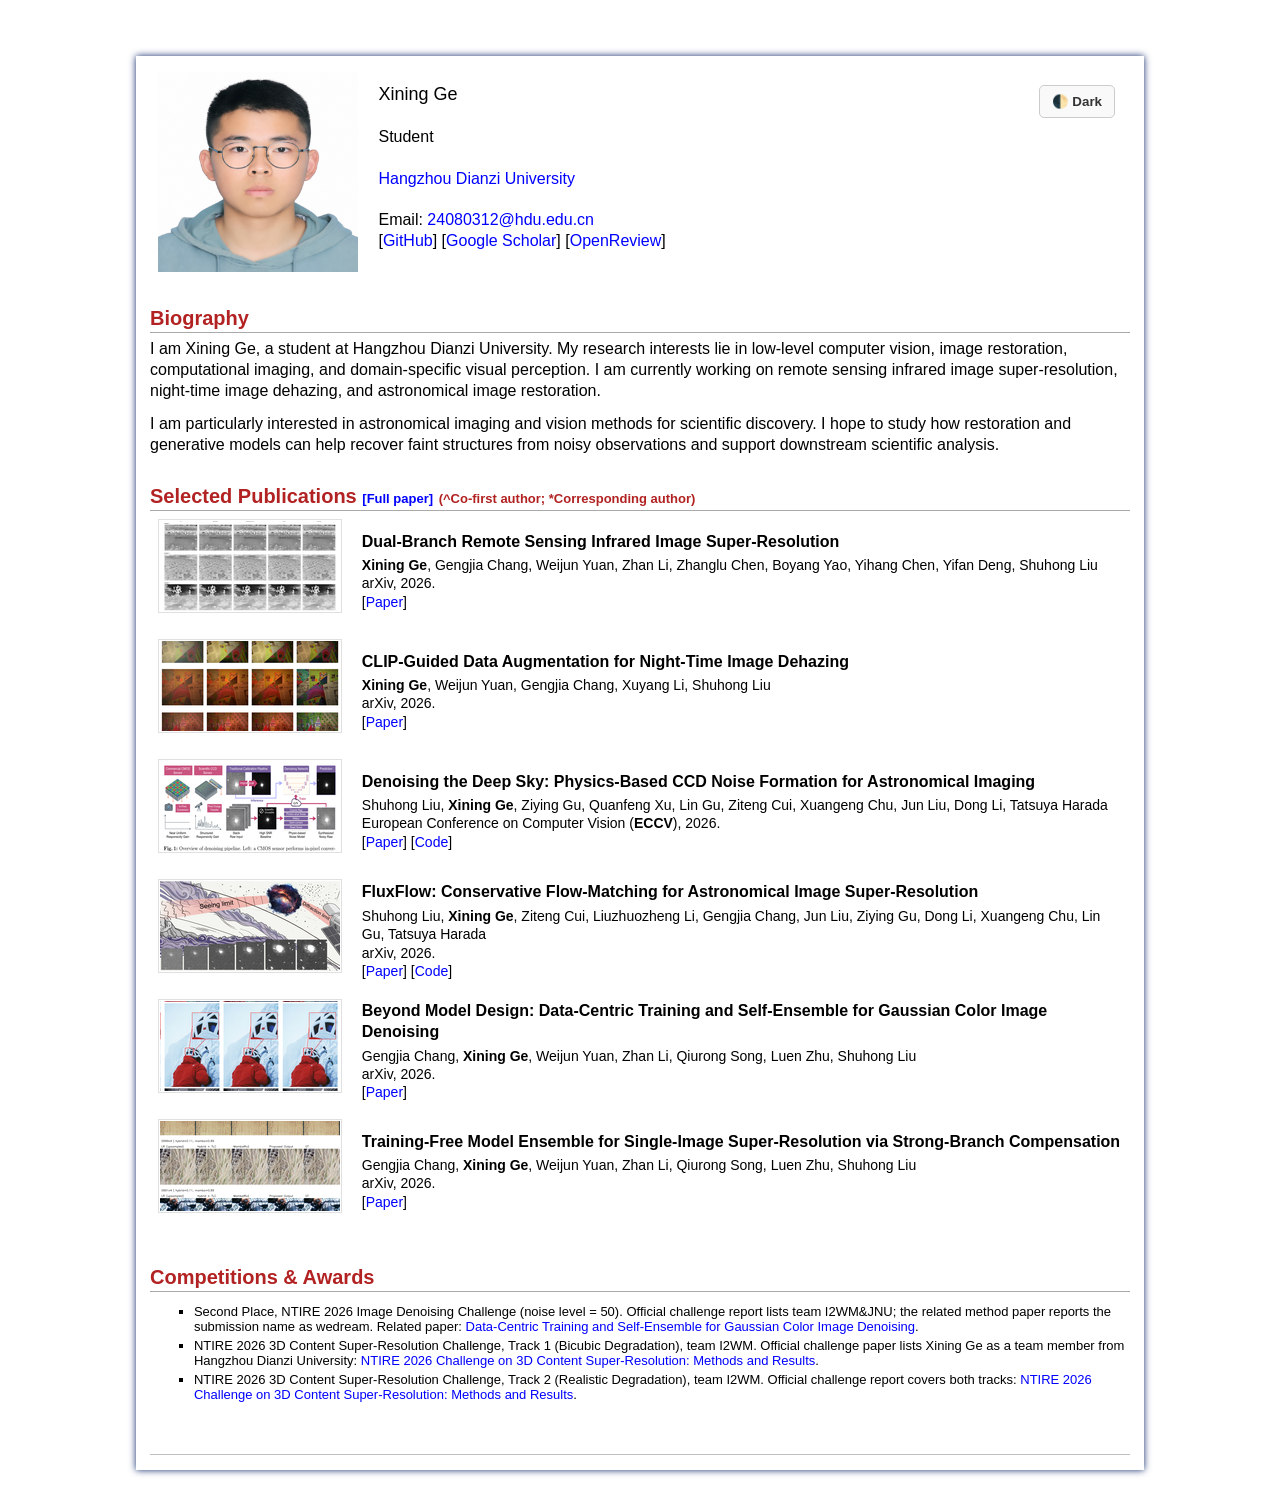
<file: index.html>
<!DOCTYPE html PUBLIC "-//W3C//DTD XHTML 1.1//EN" "http://www.w3.org/TR/xhtml11/DTD/xhtml11.dtd">
<html xmlns="http://www.w3.org/1999/xhtml" xml:lang="en">
<head>
<meta name="generator" content="jemdoc, see http://jemdoc.jaboc.net/" />
<meta http-equiv="Content-Type" content="text/html;charset=utf-8" />
<link rel="stylesheet" href="jemdoc.css" type="text/css" />
<title>Xining Ge</title>
</head>
<body>
<a id="home" class="anchor"></a>
<div id="container">
<div class="container">
<div class="table-wrapper">
<button id="theme-toggle" class="theme-btn">🌓 Dark</button>
<table class="imgtable">
<tr>
<td><a href="./"><img src="./figs/xiningge_profile.png" alt="Xining Ge" height="200px" /></a>&nbsp;</td>
<td align="left">
<p>
<font size="4">Xining Ge</font><br />
<br />
Student<br />
<br />
<a href="https://www.hdu.edu.cn/" target="_blank">Hangzhou Dianzi University</a><br />
<br />
Email: <a href="mailto:24080312@hdu.edu.cn">24080312@hdu.edu.cn</a>
<br />
[<a href="https://github.com/gexining" target="_blank">GitHub</a>]
[<a href="https://scholar.google.com/citations?hl=en&amp;user=zNsAoZAAAAAJ&amp;view_op=list_works&amp;gmla=ACrTK9Xuv0J66LRL2WRujGryHbswiOAqi1uGYiMiqoMZkQJe2_BoY0Ev9okp8tF9gW5Iu7puIN-uhAczvU_FvNZk" target="_blank">Google Scholar</a>]
[<a href="https://openreview.net/profile?id=%7EXining_Ge1" target="_blank">OpenReview</a>]
</p>
</td>
</tr></table>
</div>

<h2>Biography</h2>
<p>
I am Xining Ge, a student at Hangzhou Dianzi University. My research interests lie in
low-level computer vision, image restoration, computational imaging, and domain-specific
visual perception. I am currently working on remote sensing infrared image super-resolution,
night-time image dehazing, and astronomical image restoration.
</p>
<p>
I am particularly interested in astronomical imaging and vision methods for scientific
discovery. I hope to study how restoration and generative models can help recover faint
structures from noisy observations and support downstream scientific analysis.
</p>

<a id="publications" class="anchor"></a>
<h2>Selected Publications
<font style="color:Black" size="2"><a href="https://scholar.google.com/" target="_blank">[Full paper]</a></font>
<font size="2">(^Co-first author; *Corresponding author)</font>
</h2>

<table class="imgtable">

<tr>
<td><img class="proj_thumb" src="./figs/2026_IRSR_thumb.png" alt="Dual-Branch Remote Sensing Infrared Image Super-Resolution" height="90px" width="180px" />&nbsp;</td>
<td>
<p class="pub_title">Dual-Branch Remote Sensing Infrared Image Super-Resolution</p>
<p class="pub_author"><b>Xining Ge</b>, Gengjia Chang, Weijun Yuan, Zhan Li, Zhanglu Chen, Boyang Yao, Yihang Chen, Yifan Deng, Shuhong Liu<br>
arXiv, 2026.<br>
[<a href="https://arxiv.org/abs/2604.10112" target="_blank">Paper</a>]
</p> </td>
</tr>

<tr>
<td><img class="proj_thumb" src="./figs/2026_Dehaze_thumb.png" alt="CLIP-Guided Data Augmentation for Night-Time Image Dehazing" height="90px" width="180px" />&nbsp;</td>
<td>
<p class="pub_title">CLIP-Guided Data Augmentation for Night-Time Image Dehazing</p>
<p class="pub_author"><b>Xining Ge</b>, Weijun Yuan, Gengjia Chang, Xuyang Li, Shuhong Liu<br>
arXiv, 2026.<br>
[<a href="https://arxiv.org/abs/2604.05500" target="_blank">Paper</a>]
</p> </td>
</tr>

<tr>
<td><img class="proj_thumb" src="./figs/2026_Astro_thumb_v2.png" alt="Denoising the Deep Sky" height="90px" width="180px" />&nbsp;</td>
<td>
<p class="pub_title">Denoising the Deep Sky: Physics-Based CCD Noise Formation for Astronomical Imaging</p>
<p class="pub_author">Shuhong Liu, <b>Xining Ge</b>, Ziying Gu, Quanfeng Xu, Lin Gu, Ziteng Cui, Xuangeng Chu, Jun Liu, Dong Li, Tatsuya Harada<br>
European Conference on Computer Vision (<b>ECCV</b>), 2026.<br>
[<a href="https://arxiv.org/abs/2601.23276" target="_blank">Paper</a>]
[<a href="https://github.com/ShuhongLL/Denoising-Deep-Sky" target="_blank">Code</a>]
</p> </td>
</tr>

<tr>
<td><img class="proj_thumb" src="./figs/2026_FluxFlow_thumb.png" alt="FluxFlow: Conservative Flow-Matching for Astronomical Image Super-Resolution" height="90px" width="180px" />&nbsp;</td>
<td>
<p class="pub_title">FluxFlow: Conservative Flow-Matching for Astronomical Image Super-Resolution</p>
<p class="pub_author">Shuhong Liu, <b>Xining Ge</b>, Ziteng Cui, Liuzhuozheng Li, Gengjia Chang, Jun Liu, Ziying Gu, Dong Li, Xuangeng Chu, Lin Gu, Tatsuya Harada<br>
arXiv, 2026.<br>
[<a href="https://arxiv.org/abs/2605.03749" target="_blank">Paper</a>]
[<a href="https://github.com/ShuhongLL/Denoising-Deep-Sky" target="_blank">Code</a>]
</p> </td>
</tr>

<tr>
<td><img class="proj_thumb" src="./figs/2026_Denoise_thumb_v4.png" alt="Beyond Model Design: Data-Centric Training and Self-Ensemble for Gaussian Color Image Denoising" height="90px" width="180px" />&nbsp;</td>
<td>
<p class="pub_title">Beyond Model Design: Data-Centric Training and Self-Ensemble for Gaussian Color Image Denoising</p>
<p class="pub_author">Gengjia Chang, <b>Xining Ge</b>, Weijun Yuan, Zhan Li, Qiurong Song, Luen Zhu, Shuhong Liu<br>
arXiv, 2026.<br>
[<a href="https://arxiv.org/abs/2604.11468" target="_blank">Paper</a>]
</p> </td>
</tr>

<tr>
<td><img class="proj_thumb" src="./figs/2026_SISR_thumb.png" alt="Training-Free Model Ensemble for Single-Image Super-Resolution via Strong-Branch Compensation" height="90px" width="180px" />&nbsp;</td>
<td>
<p class="pub_title">Training-Free Model Ensemble for Single-Image Super-Resolution via Strong-Branch Compensation</p>
<p class="pub_author">Gengjia Chang, <b>Xining Ge</b>, Weijun Yuan, Zhan Li, Qiurong Song, Luen Zhu, Shuhong Liu<br>
arXiv, 2026.<br>
[<a href="https://arxiv.org/abs/2604.11564" target="_blank">Paper</a>]
</p> </td>
</tr>

</table>

<a id="competition" class="anchor"></a>
<h2>Competitions &amp; Awards</h2>
<font size="2">
<ul>
<li>Second Place, NTIRE 2026 Image Denoising Challenge (noise level = 50). Official challenge report lists team
I2WM&amp;JNU; the related method paper reports the submission name as wedream. Related paper:
<a href="https://arxiv.org/abs/2604.11468" target="_blank">Data-Centric Training and Self-Ensemble for Gaussian Color Image Denoising</a>.</li>
<li>NTIRE 2026 3D Content Super-Resolution Challenge, Track 1 (Bicubic Degradation), team I2WM. Official
challenge paper lists Xining Ge as a team member from Hangzhou Dianzi University:
<a href="https://openaccess.thecvf.com/content/CVPR2026W/NTIRE/html/Wang_NTIRE_2026_Challenge_on_3D_Content_Super-Resolution_Methods_and_Results_CVPRW_2026_paper.html" target="_blank">NTIRE 2026 Challenge on 3D Content Super-Resolution: Methods and Results</a>.</li>
<li>NTIRE 2026 3D Content Super-Resolution Challenge, Track 2 (Realistic Degradation), team I2WM. Official
challenge report covers both tracks:
<a href="https://openaccess.thecvf.com/content/CVPR2026W/NTIRE/html/Wang_NTIRE_2026_Challenge_on_3D_Content_Super-Resolution_Methods_and_Results_CVPRW_2026_paper.html" target="_blank">NTIRE 2026 Challenge on 3D Content Super-Resolution: Methods and Results</a>.</li>
</ul>
</font>

<div id="footer">
</div>
<script>
  const toggleBtn = document.getElementById('theme-toggle');
  const body = document.body;

  const currentTheme = localStorage.getItem('theme');
  if (currentTheme === 'dark') {
    body.classList.add('dark-mode');
    toggleBtn.textContent = '☀️ Light';
  }

  toggleBtn.addEventListener('click', function() {
    body.classList.toggle('dark-mode');
    let theme = 'light';

    if (body.classList.contains('dark-mode')) {
      theme = 'dark';
      toggleBtn.textContent = '☀️ Light';
    } else {
      toggleBtn.textContent = '🌓 Dark';
    }

    localStorage.setItem('theme', theme);
  });
</script>
</body>
</html>
</file>
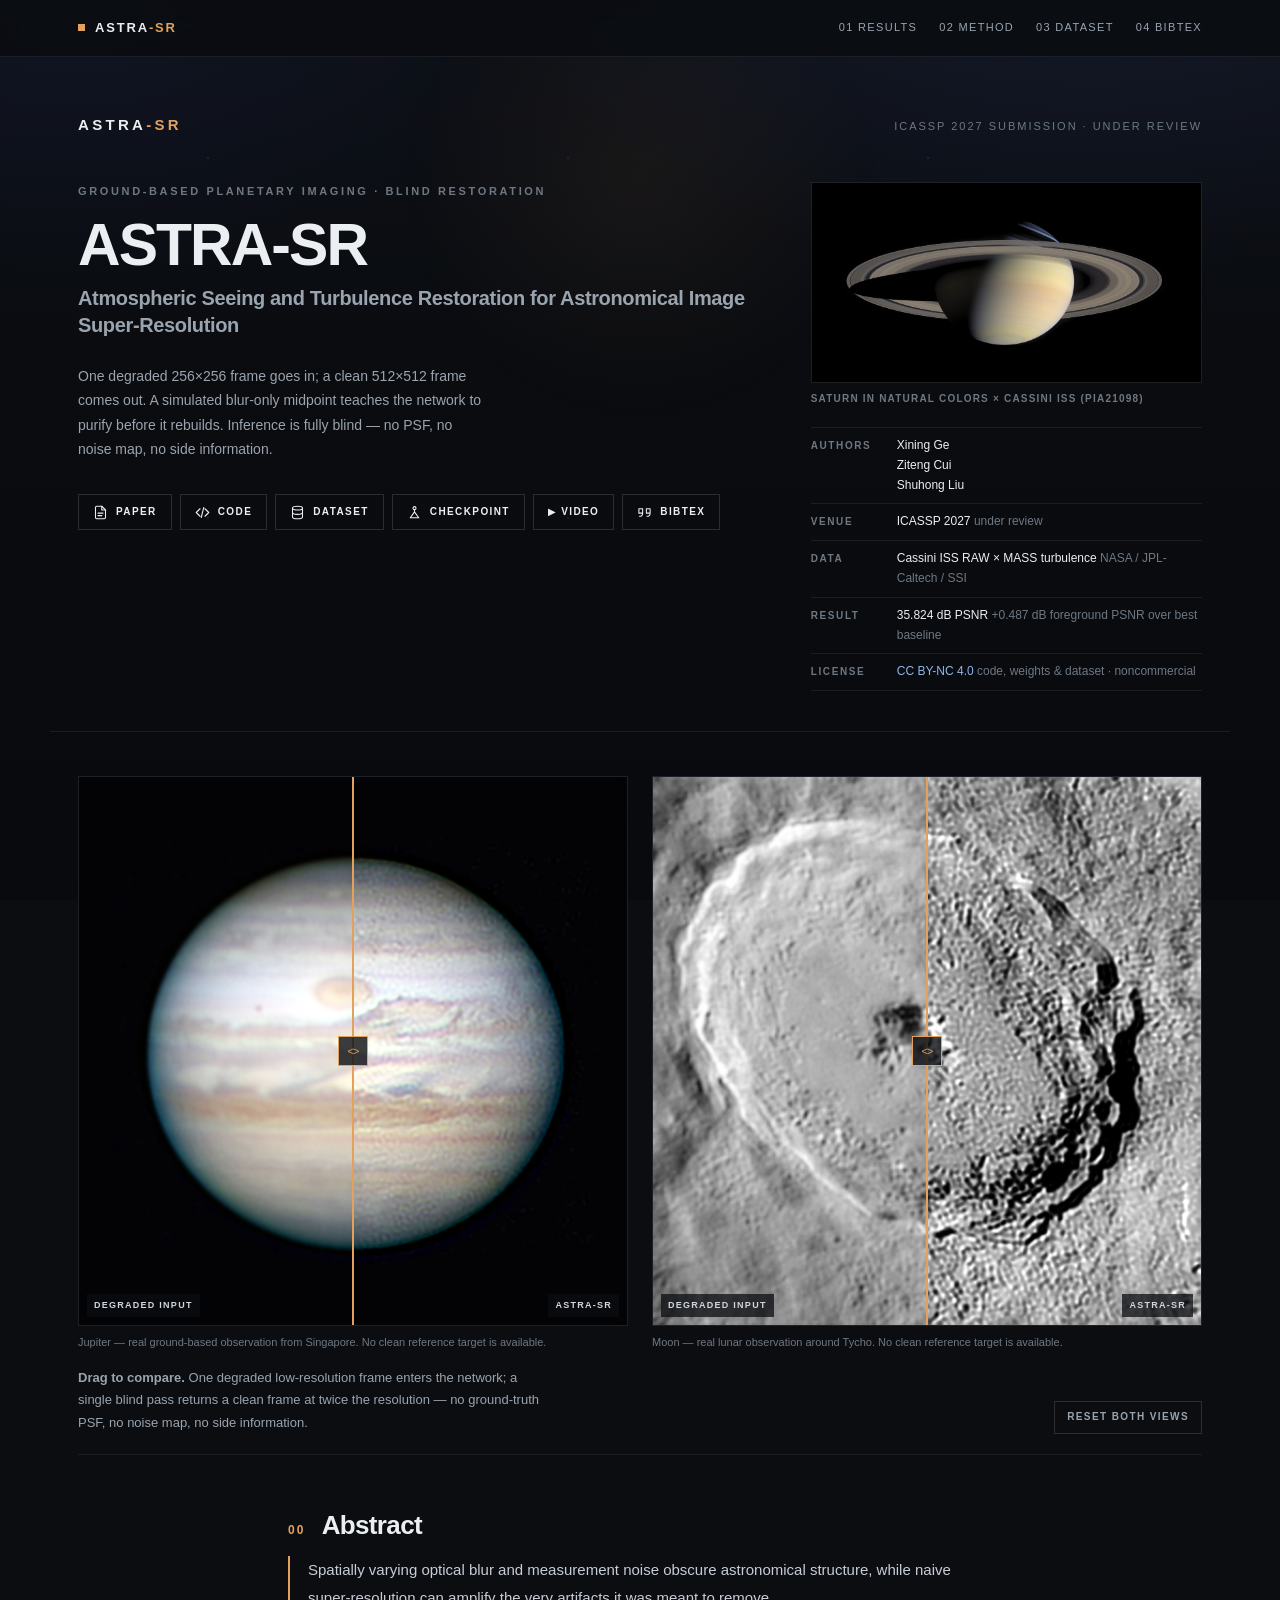
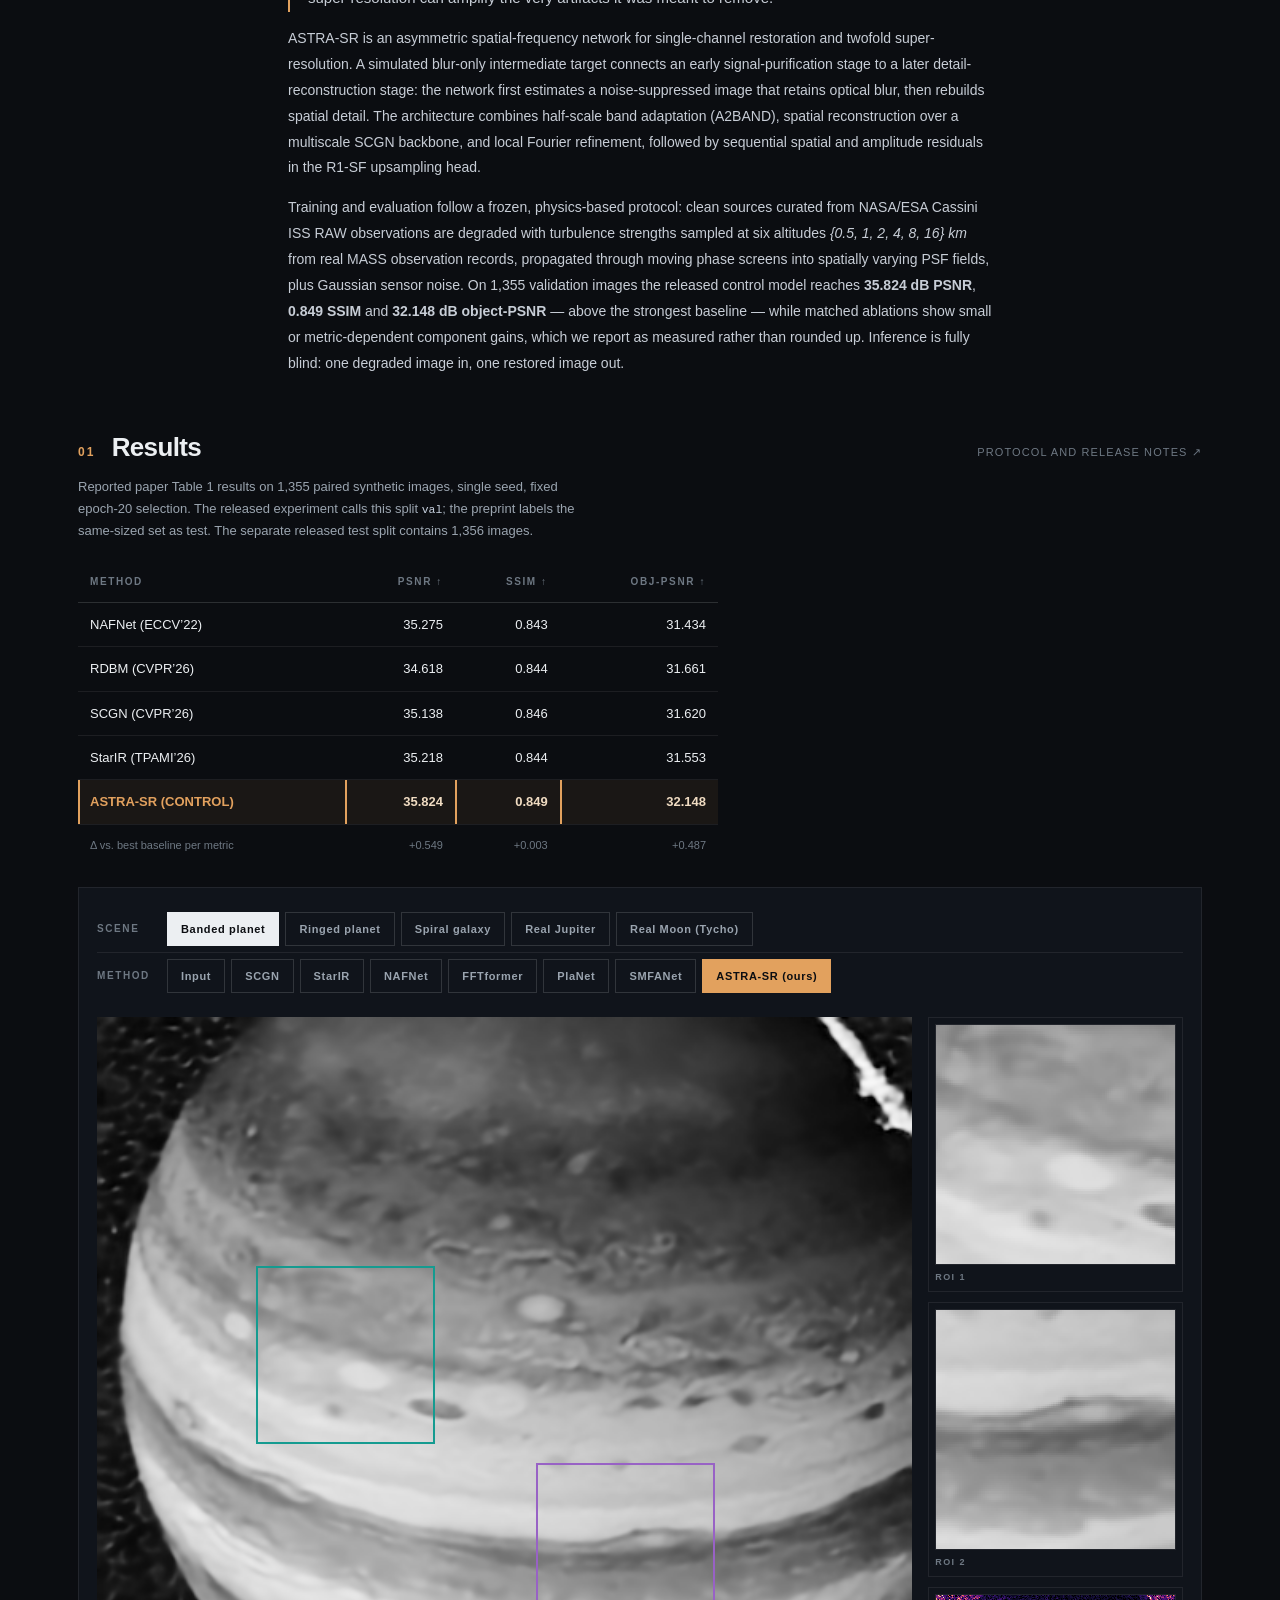
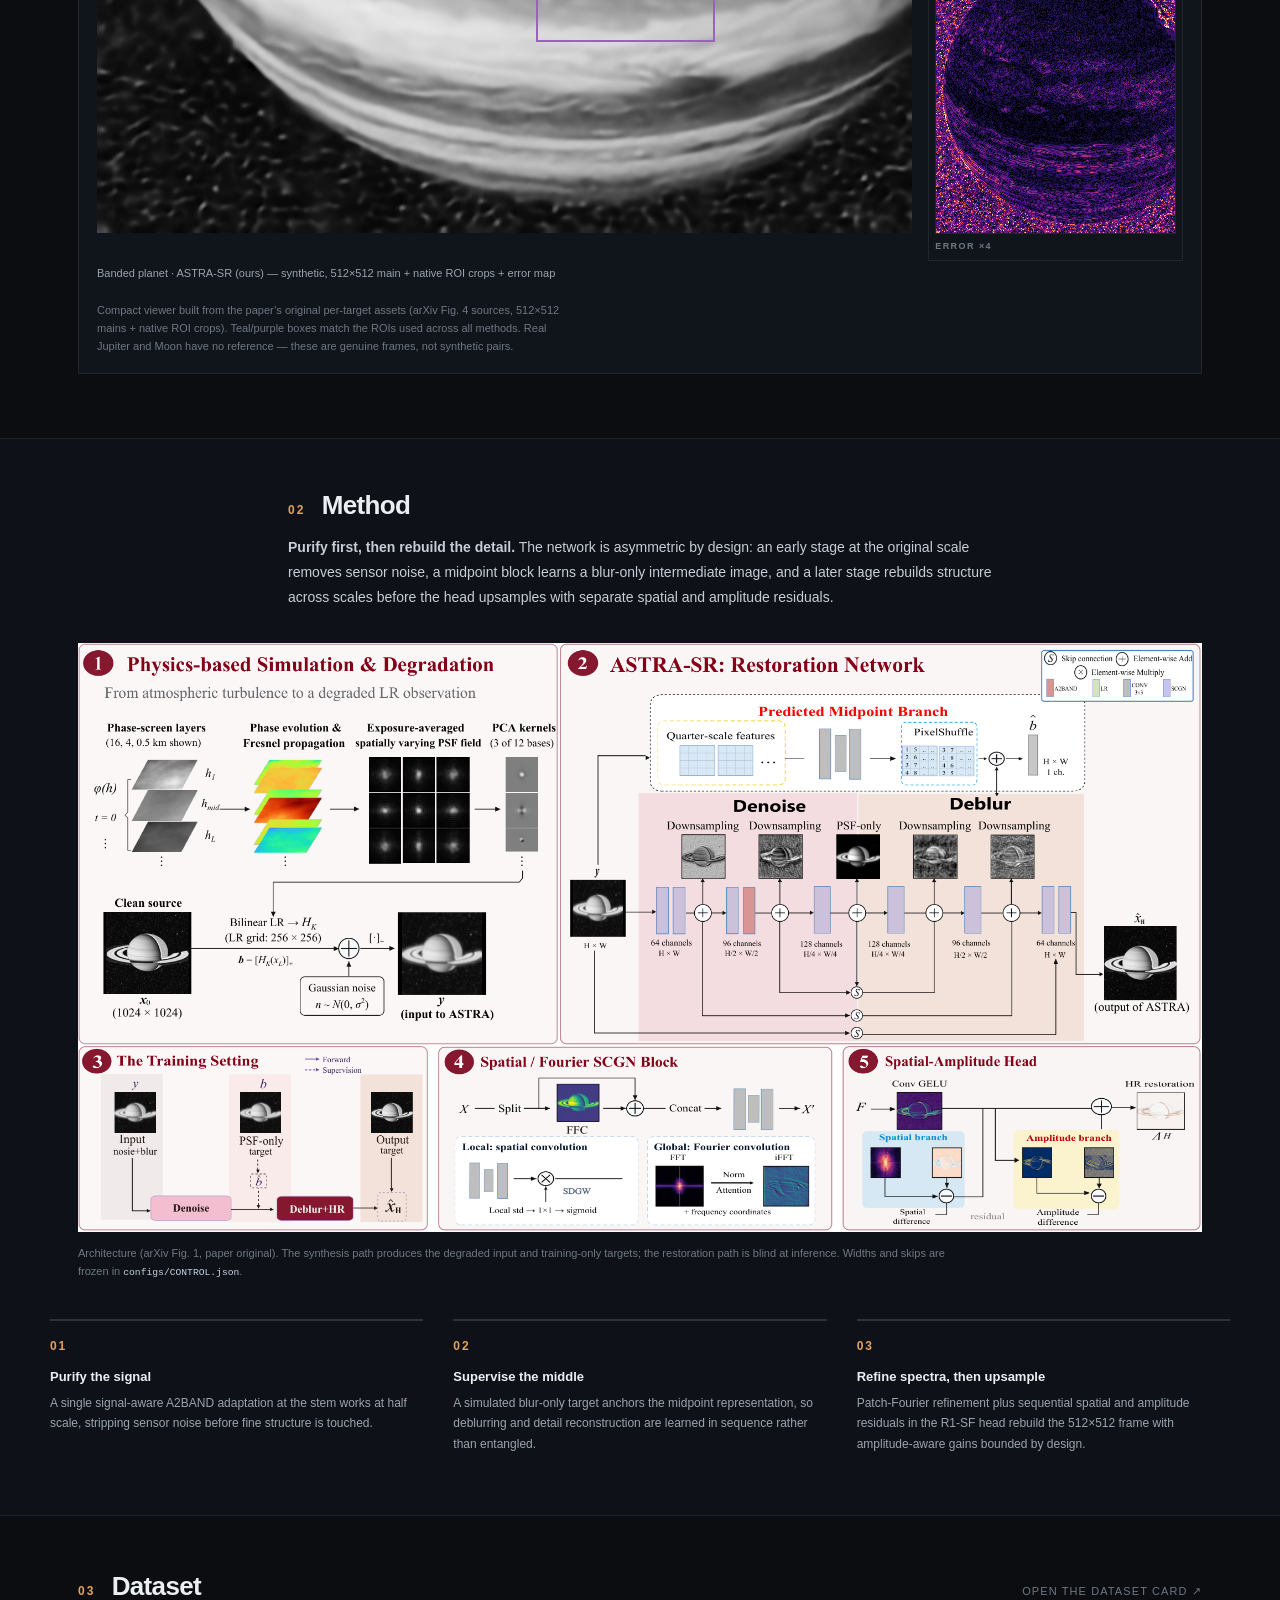
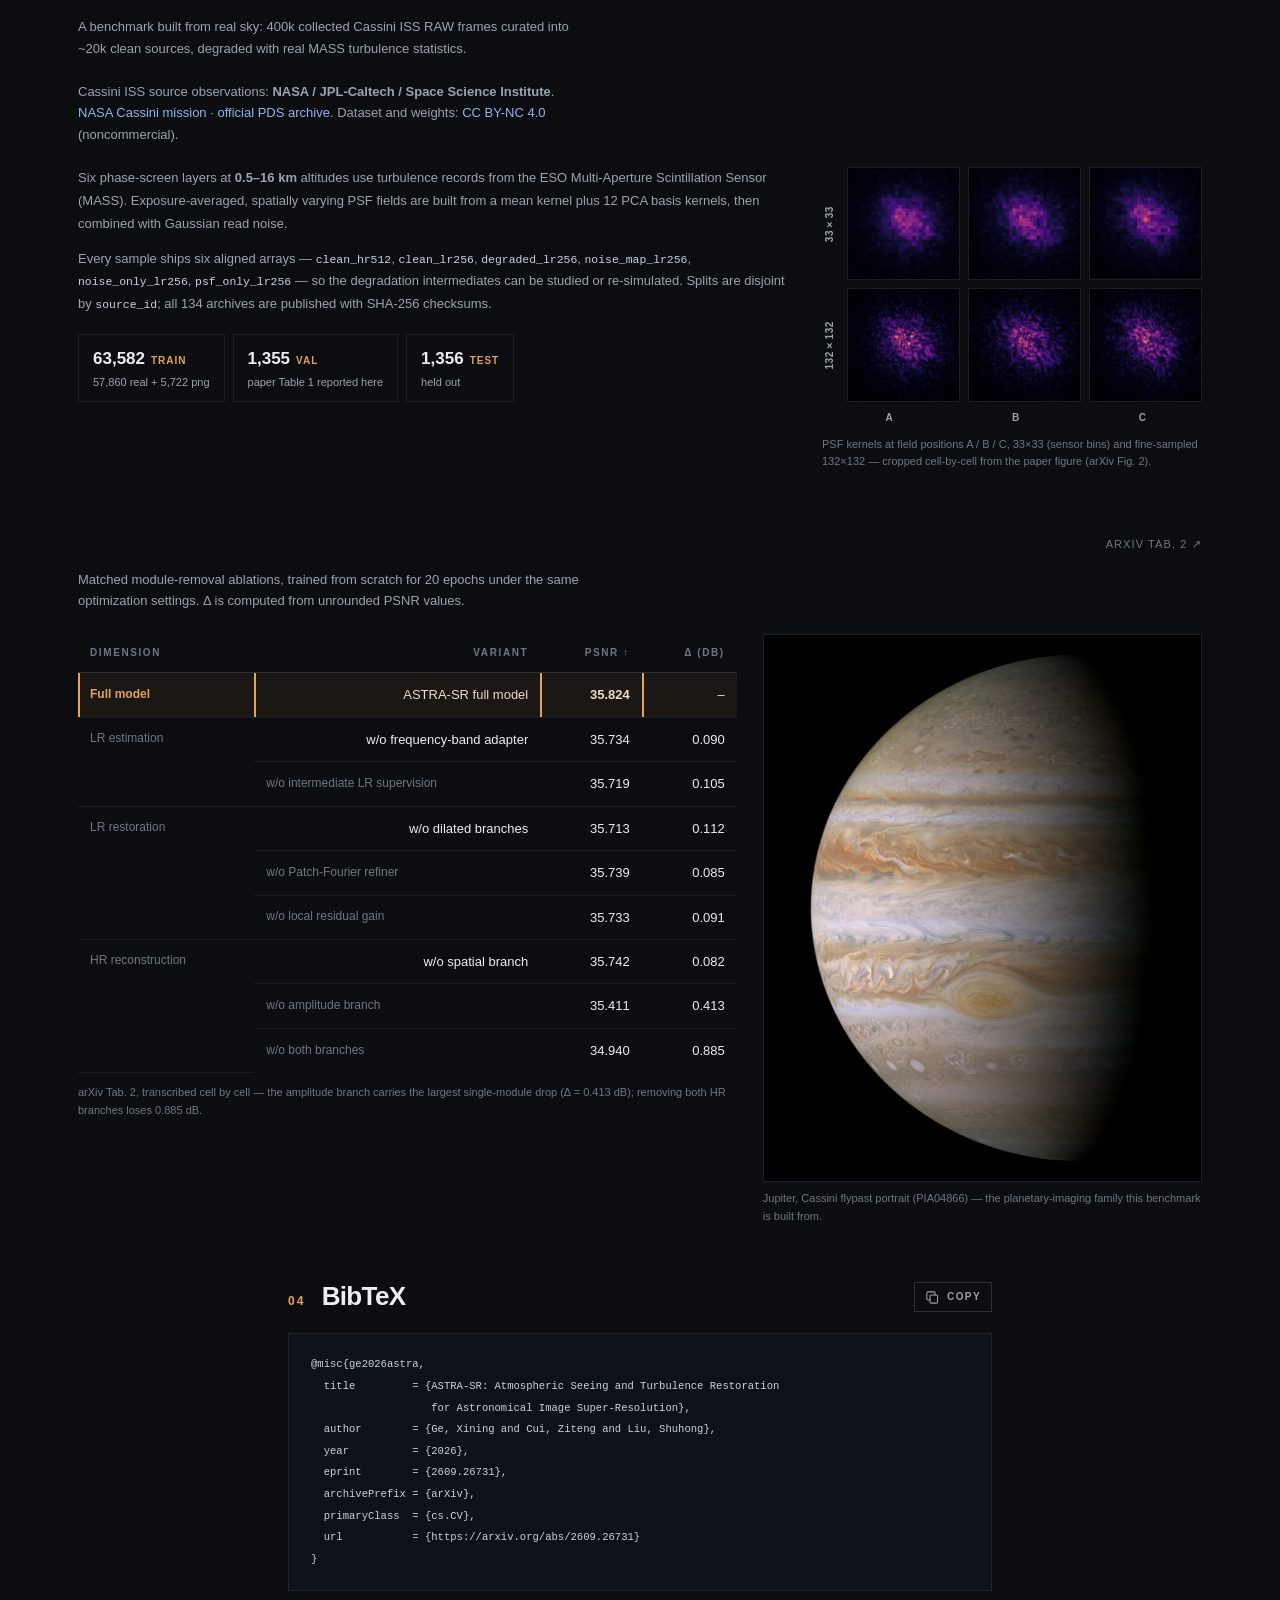
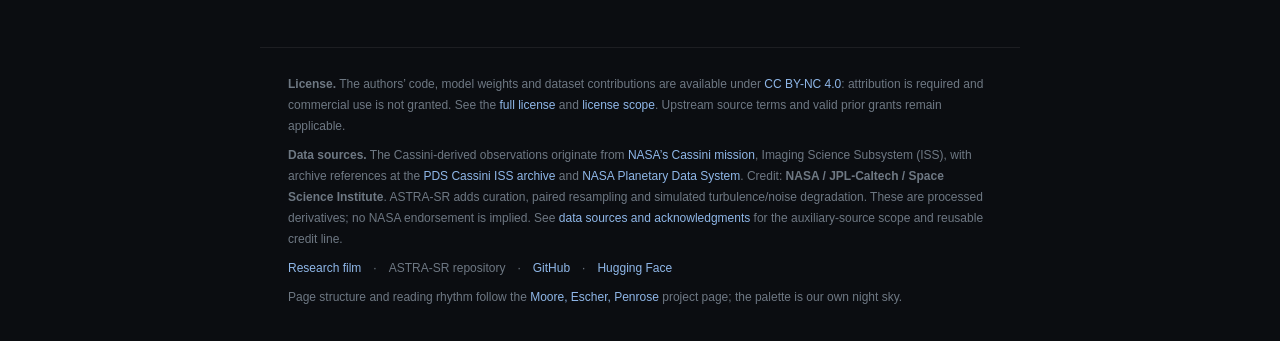
<file: ASTRA-SR/index.html>
<!doctype html>
<html lang="en"><head><meta charset="utf-8"><meta name="viewport" content="width=device-width,initial-scale=1"><title>ASTRA-SR — Continue</title><link rel="canonical" href="https://gexining.github.io/astra-sr/"><meta http-equiv="refresh" content="0;url=/astra-sr/"><script>location.replace("/astra-sr/" + location.search + location.hash);</script></head><body><a href="/astra-sr/">Continue to ASTRA-SR</a></body></html>
</file>
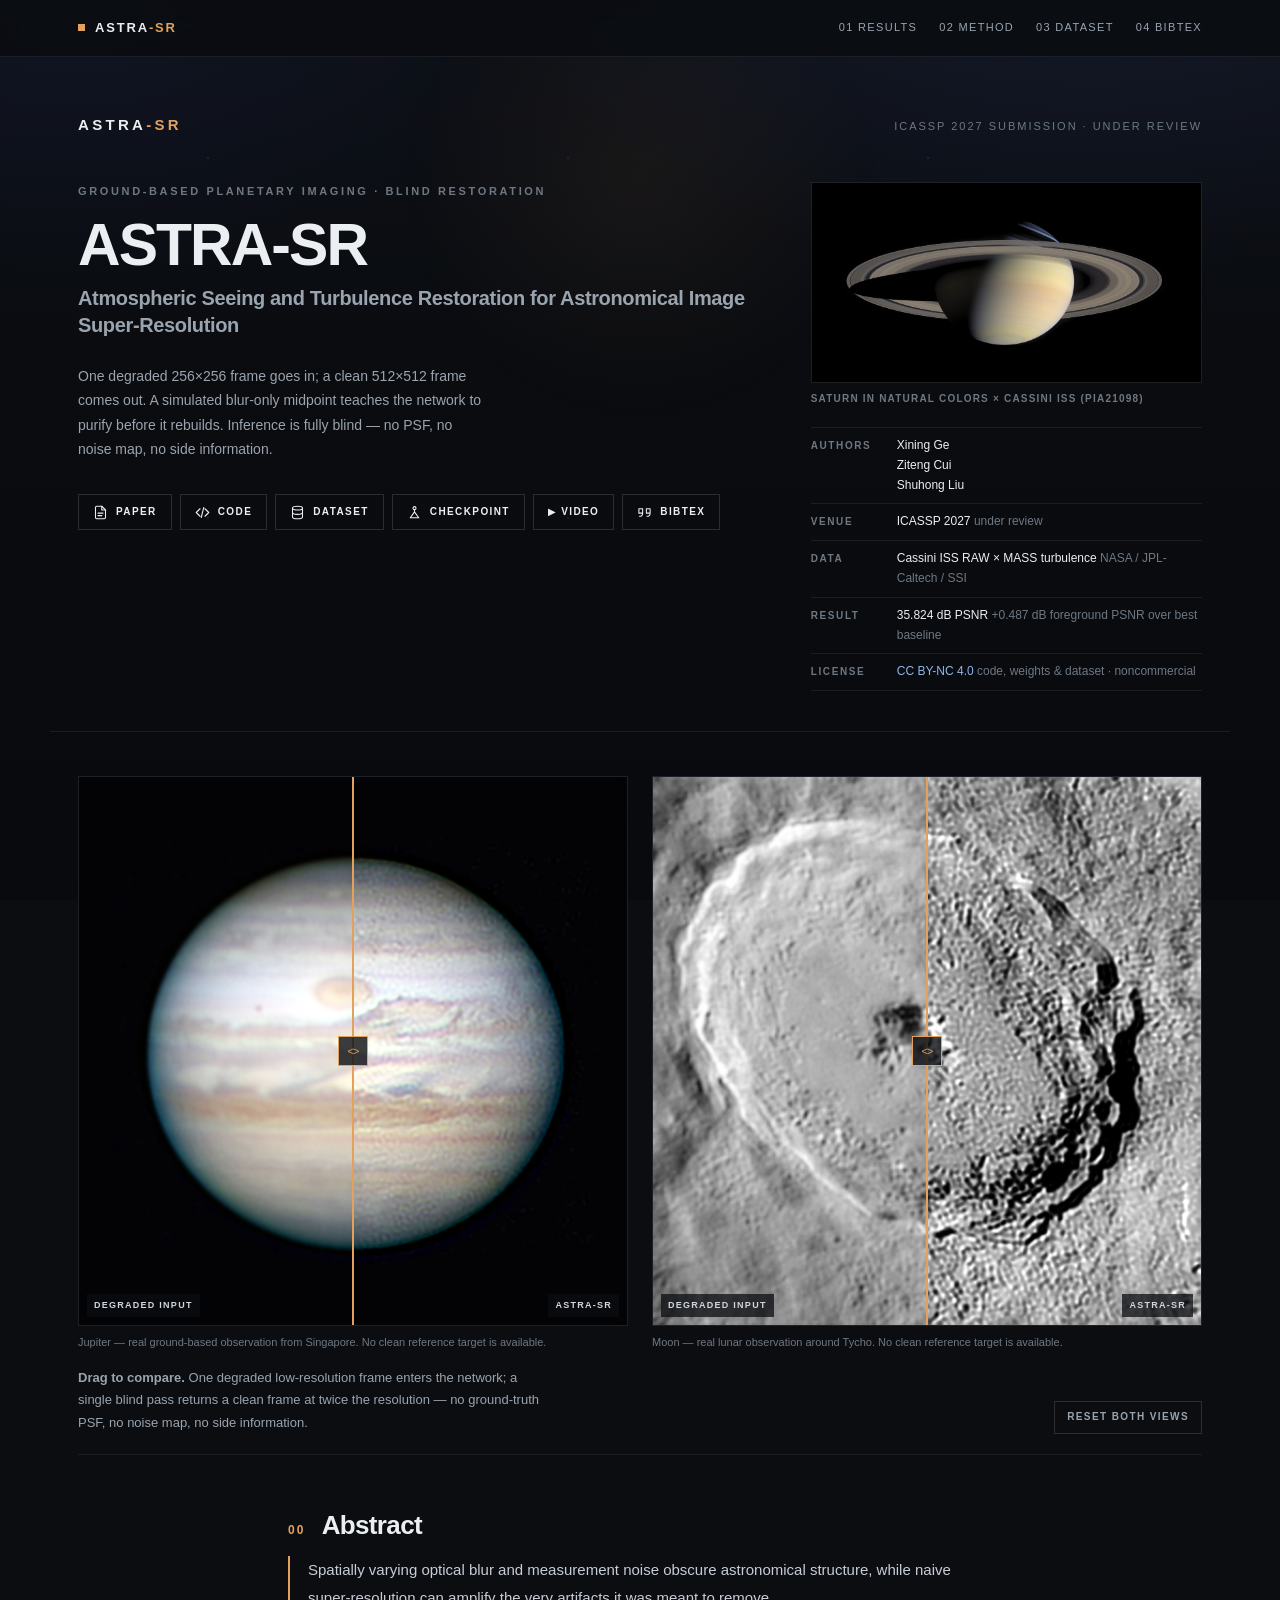
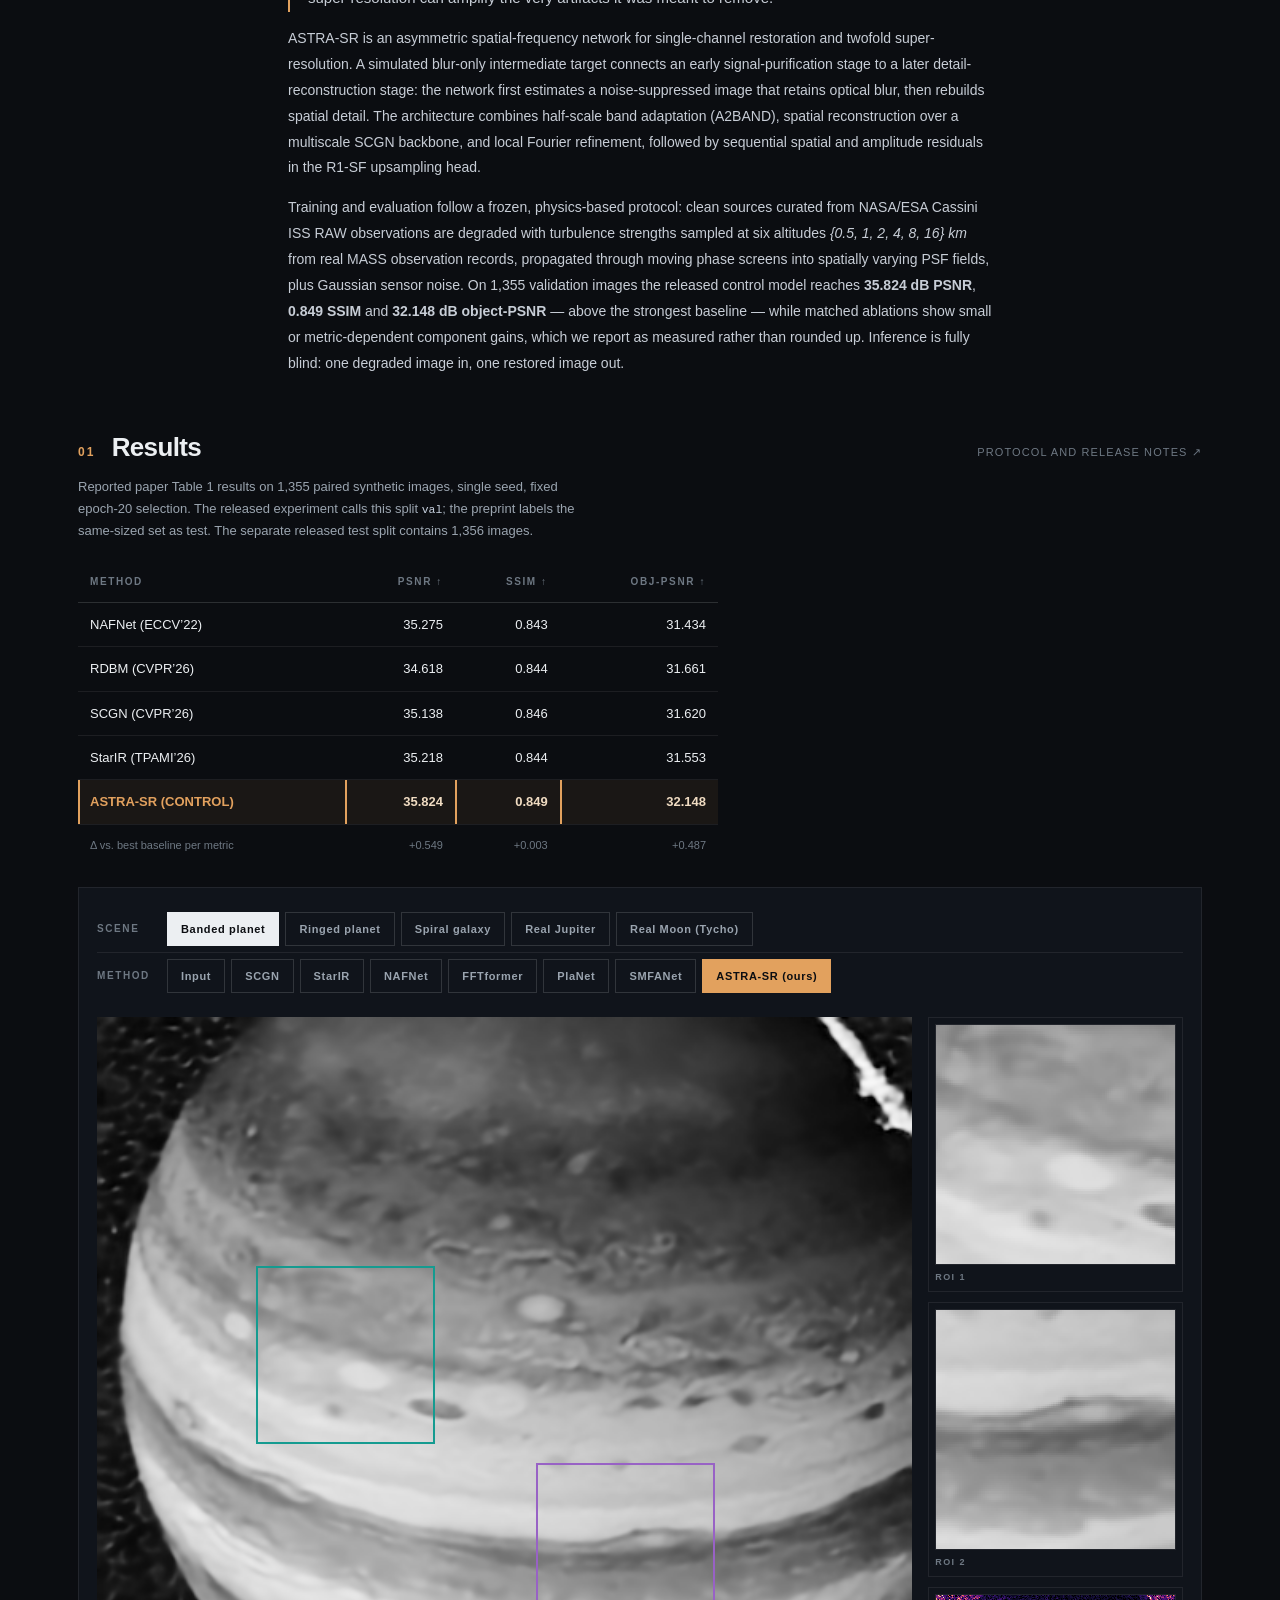
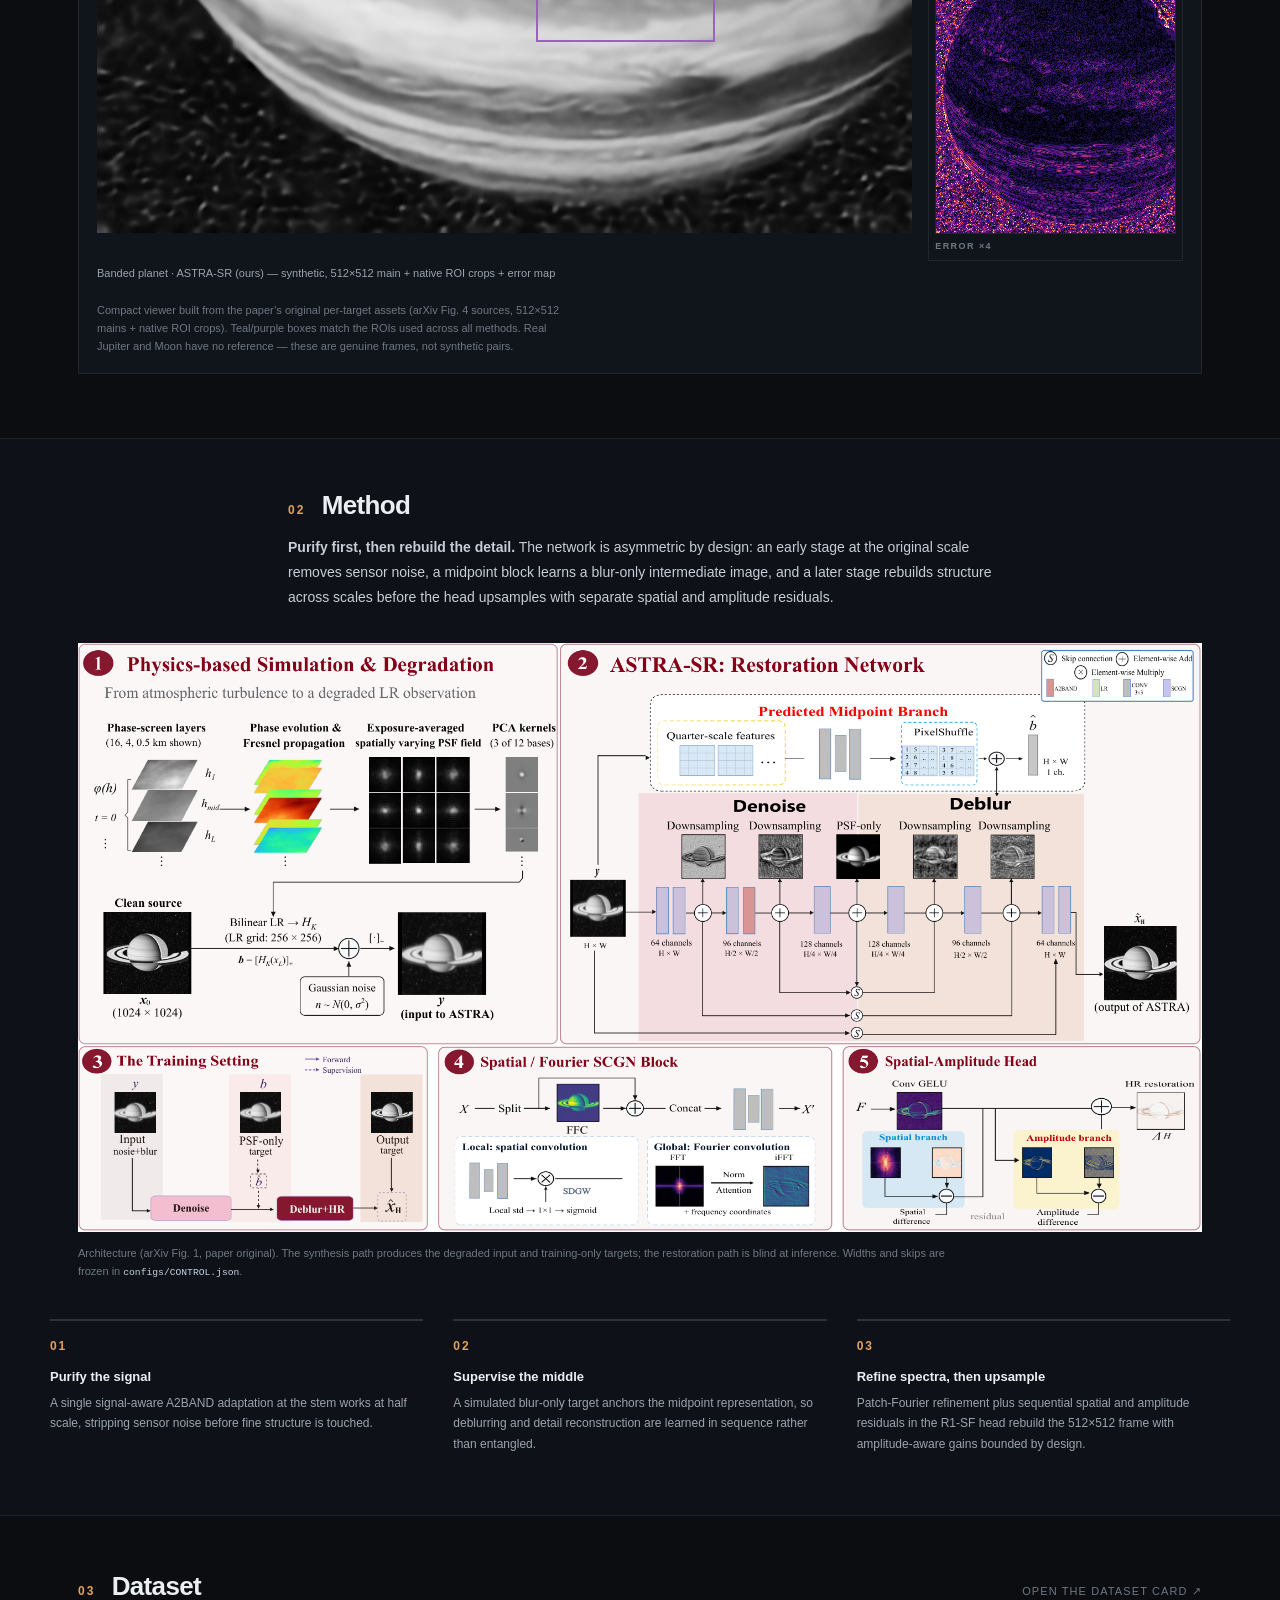
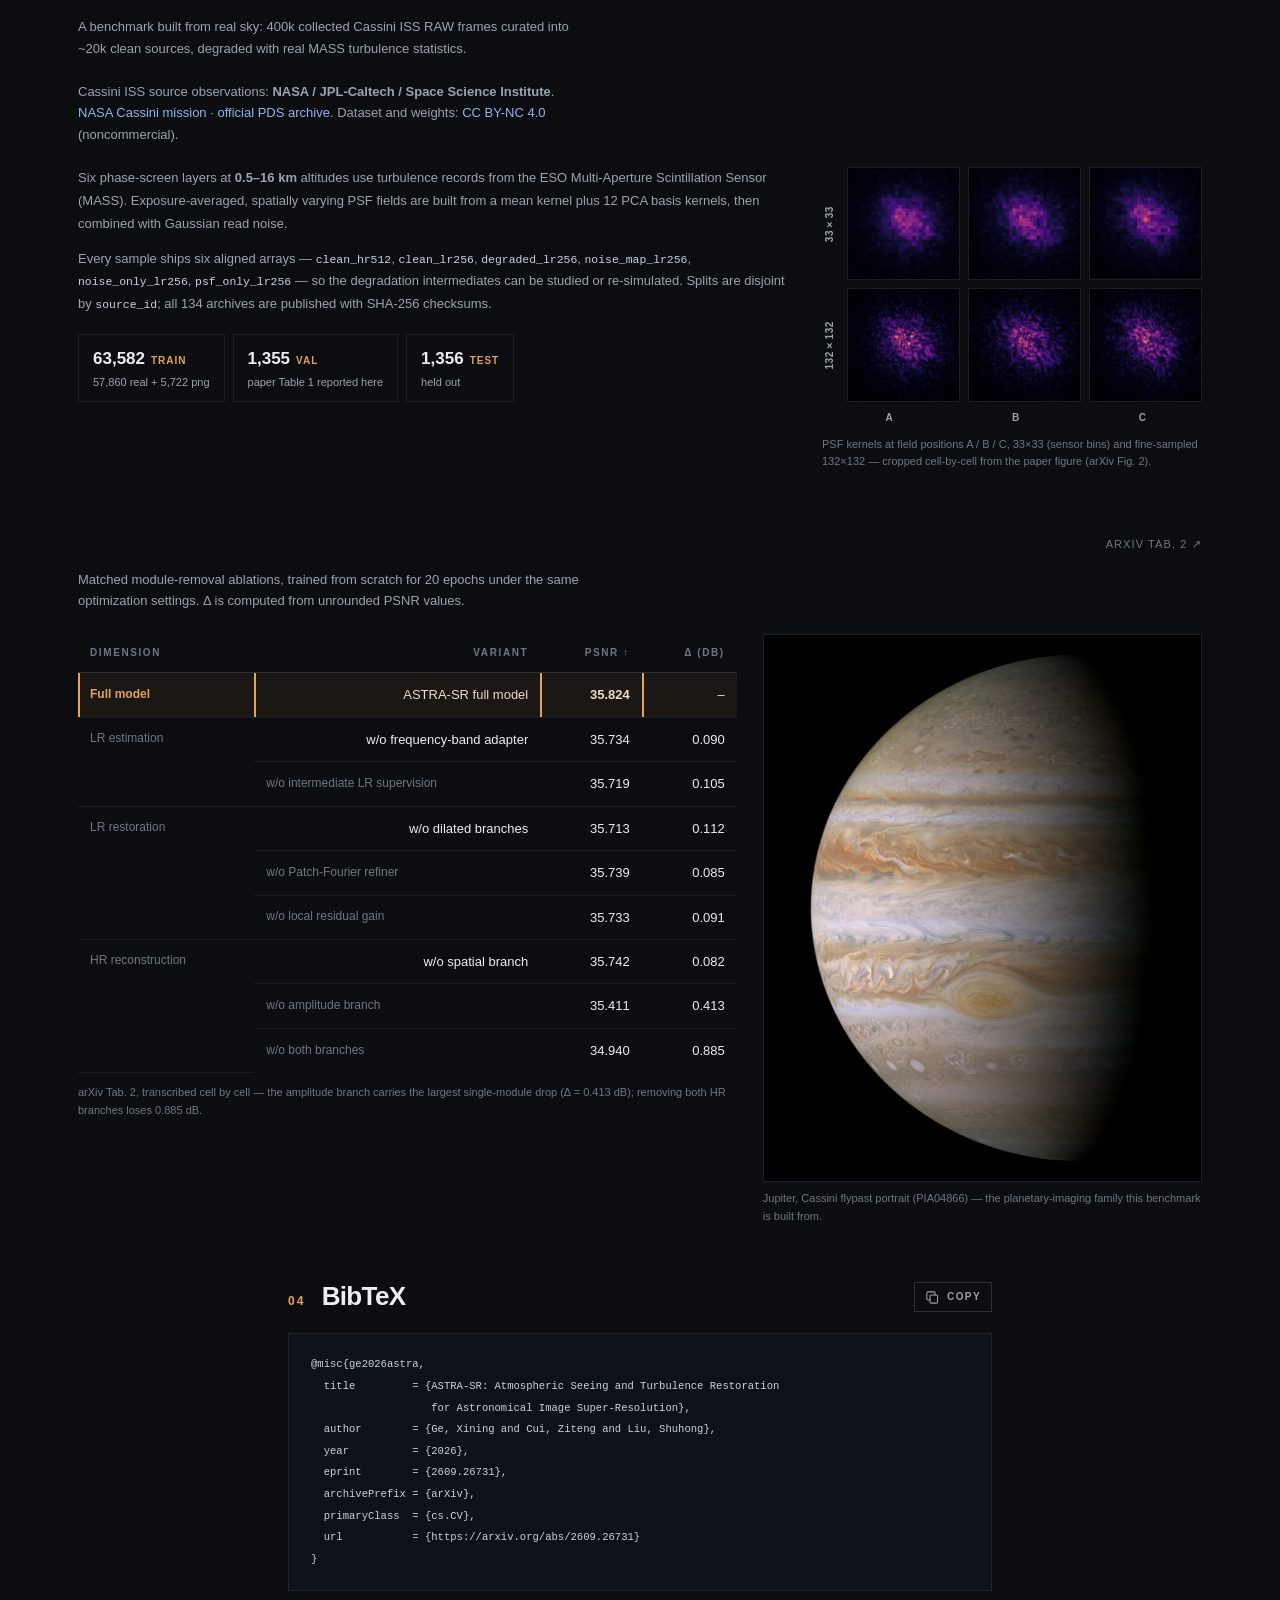
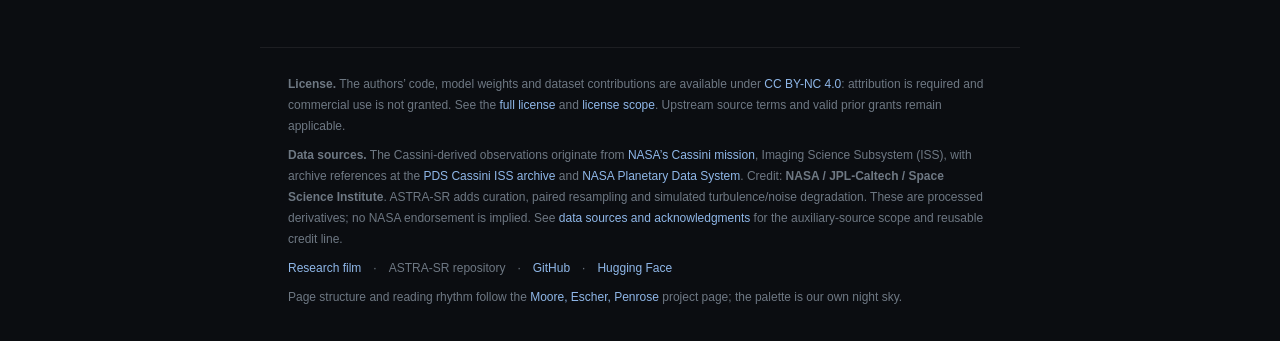
<file: astra-sr/index.html>
<!doctype html>
<html lang="en">
<head>
  <meta charset="utf-8">
  <meta name="viewport" content="width=device-width, initial-scale=1">
  <meta name="color-scheme" content="dark">
  <title>ASTRA-SR: Atmospheric Seeing and Turbulence Restoration for Astronomical Image Super-Resolution</title>
  <meta name="description" content="A turbulence-aware restoration network for planetary/astronomical imaging, with a physics-degraded Cassini-ISS super-resolution benchmark. Xining Ge, Ziteng Cui, Shuhong Liu. ICASSP 2027 submission.">
  <meta property="og:title" content="ASTRA-SR: Atmospheric Seeing and Turbulence Restoration">
  <meta property="og:description" content="Blind single-frame restoration + 2x super-resolution under six-layer atmospheric turbulence — code, checkpoint, and benchmark released.">
  <meta property="og:type" content="website">
  <meta name="twitter:card" content="summary_large_image">
  <link rel="canonical" href="https://gexining.github.io/astra-sr/">
  <meta property="og:url" content="https://gexining.github.io/astra-sr/">
  <meta property="og:image" content="https://gexining.github.io/astra-sr/video/cover.png">
  <link rel="stylesheet" href="site.css?v=astra-1">
</head>
<body>
<div class="space-base" aria-hidden="true"></div>
<div class="space-stars" aria-hidden="true"></div>
<div class="space-stars far" aria-hidden="true"></div>
<a class="skip-link" href="#abstract">Skip to the abstract</a>
<svg class="icon-defs" xmlns="http://www.w3.org/2000/svg" aria-hidden="true"><defs>
  <symbol id="i-paper" viewBox="0 0 24 24"><path d="M14 2H6a2 2 0 0 0-2 2v16a2 2 0 0 0 2 2h12a2 2 0 0 0 2-2V8Z"/><path d="M14 2v6h6M8 13h8M8 17h6"/></symbol>
  <symbol id="i-code" viewBox="0 0 24 24"><path d="m8 6-6 6 6 6m8-12 6 6-6 6M14 4l-4 16"/></symbol>
  <symbol id="i-data" viewBox="0 0 24 24"><ellipse cx="12" cy="5" rx="8" ry="3"/><path d="M4 5v14c0 1.7 3.6 3 8 3s8-1.3 8-3V5"/><path d="M4 12c0 1.7 3.6 3 8 3s8-1.3 8-3"/></symbol>
  <symbol id="i-weights" viewBox="0 0 24 24"><circle cx="12" cy="5" r="2.4"/><path d="M12 7.4V11m0 0-6.8 9.4M12 11l6.8 9.4M5.2 20.4h13.6"/></symbol>
  <symbol id="i-quote" viewBox="0 0 24 24"><path d="M9 6H3v7h6V6Zm12 0h-6v7h6V6ZM9 13c0 4-2 5-5 5m17-5c0 4-2 5-5 5"/></symbol>
  <symbol id="i-copy" viewBox="0 0 24 24"><rect x="8" y="8" width="12" height="13" rx="2"/><path d="M16 8V5a2 2 0 0 0-2-2H5a2 2 0 0 0-2 2v9a2 2 0 0 0 2 2h3"/></symbol>
</defs></svg>

<nav class="project-nav" aria-label="Project navigation">
  <div class="project-nav-inner">
    <a class="project-nav-title" href="./"><span class="brand-note" aria-hidden="true"></span>ASTRA<b>-SR</b></a>
    <div class="project-tabs">
      <a href="#results">01 Results</a>
      <a href="#method">02 Method</a>
      <a href="#dataset">03 Dataset</a>
      <a href="#citation">04 BibTeX</a>
    </div>
  </div>
</nav>

<header class="paper-header wide">
  <div class="masthead">
    <span class="wordmark">ASTRA<em>-SR</em></span>
    <span class="mast-note">ICASSP 2027 submission &middot; under review</span>
  </div>
  <div class="title-grid">
    <div>
      <p class="kicker">Ground-based planetary imaging &middot; blind restoration</p>
      <h1 style="margin-top:14px">ASTRA-SR<span>Atmospheric Seeing and Turbulence Restoration for Astronomical Image Super-Resolution</span></h1>
      <p class="lede">One degraded 256&times;256 frame goes in; a clean 512&times;512 frame comes out. A simulated blur-only midpoint teaches the network to purify before it rebuilds. Inference is fully blind &mdash; no PSF, no noise map, no side information.</p>
      <div class="resource-links">
        <a class="resource" href="https://arxiv.org/abs/2609.26731"><svg class="icon"><use href="#i-paper"/></svg>Paper</a>
        <a class="resource" href="https://github.com/I2WM/ASTRA-SR"><svg class="icon"><use href="#i-code"/></svg>Code</a>
        <a class="resource" href="https://huggingface.co/datasets/xiningning/astrasr_data"><svg class="icon"><use href="#i-data"/></svg>Dataset</a>
        <a class="resource" href="https://huggingface.co/datasets/xiningning/astrasr_data/tree/main/checkpoints"><svg class="icon"><use href="#i-weights"/></svg>Checkpoint</a>
        <a class="resource" href="video/?v=20261008-3" aria-label="Watch the 72-second research film">&#9654; Video</a>
        <a class="resource" href="#citation"><svg class="icon"><use href="#i-quote"/></svg>BibTeX</a>
      </div>
    </div>
    <div class="right-col">
      <figure class="cover-side">
        <img src="assets/jupiter_cassini_portrait.jpg" alt="Saturn in natural colors with its rings, photographed by the Cassini spacecraft.">
        <figcaption>Saturn in natural colors &times; Cassini ISS (PIA21098)</figcaption>
      </figure>
      <ul class="meta-rows">
        <li><span class="k">Authors</span><span class="v"><span>Xining Ge</span><span>Ziteng Cui</span><span>Shuhong Liu</span></span></li>
        <li><span class="k">Venue</span><span class="v">ICASSP 2027 <em>under review</em></span></li>
        <li><span class="k">Data</span><span class="v">Cassini ISS RAW &times; MASS turbulence <em>NASA / JPL-Caltech / SSI</em></span></li>
        <li><span class="k">Result</span><span class="v">35.824&nbsp;dB PSNR <em>+0.487 dB foreground PSNR over best baseline</em></span></li>
        <li><span class="k">License</span><span class="v"><a href="https://creativecommons.org/licenses/by-nc/4.0/" rel="license">CC BY-NC 4.0</a><em> code, weights &amp; dataset &middot; noncommercial</em></span></li>
      </ul>
    </div>
  </div>
</header>

<main>
  <section class="teaser wide" aria-label="Before and after teaser">
    <div class="teaser-grid">
      <figure class="teaser-fig">
        <div class="compare" data-compare>
          <img src="assets/teaser_jupiter_astra-sr.png" alt="ASTRA-SR restoration of a degraded Jupiter frame">
          <div class="before-clip"><img src="assets/teaser_jupiter_input.png" alt="" aria-hidden="true"></div>
          <span class="tag left">degraded input</span><span class="tag right">ASTRA-SR</span>
          <div class="gutter" aria-hidden="true"></div>
          <div class="knob" aria-hidden="true">&lt;&gt;</div>
          <input type="range" min="0" max="100" value="50" aria-label="Compare degraded input with ASTRA-SR output (Jupiter)">
        </div>
        <figcaption>Jupiter &mdash; real ground-based observation from Singapore. No clean reference target is available.</figcaption>
      </figure>
      <figure class="teaser-fig">
        <div class="compare" data-compare>
          <img src="assets/teaser_moon_astra-sr.png" alt="ASTRA-SR restoration of a degraded lunar frame">
          <div class="before-clip"><img src="assets/teaser_moon_input.png" alt="" aria-hidden="true"></div>
          <span class="tag left">degraded input</span><span class="tag right">ASTRA-SR</span>
          <div class="gutter" aria-hidden="true"></div>
          <div class="knob" aria-hidden="true">&lt;&gt;</div>
          <input type="range" min="0" max="100" value="50" aria-label="Compare degraded input with ASTRA-SR output (Moon)">
        </div>
        <figcaption>Moon &mdash; real lunar observation around Tycho. No clean reference target is available.</figcaption>
      </figure>
    </div>
    <div class="teaser-under">
      <p><strong>Drag to compare.</strong> One degraded low-resolution frame enters the network; a single blind pass returns a clean frame at twice the resolution &mdash; no ground-truth PSF, no noise map, no side information.</p>
      <button id="teaser-reset" type="button">Reset both views</button>
    </div>
  </section>

  <section id="abstract" class="text-section">
    <h2 data-num="00" class="sec">Abstract</h2>
    <p class="opening-quote">Spatially varying optical blur and measurement noise obscure astronomical structure, while naive super-resolution can amplify the very artifacts it was meant to remove.</p>
    <p>ASTRA-SR is an asymmetric spatial-frequency network for single-channel restoration and twofold super-resolution. A simulated blur-only intermediate target connects an early signal-purification stage to a later detail-reconstruction stage: the network first estimates a noise-suppressed image that retains optical blur, then rebuilds spatial detail. The architecture combines half-scale band adaptation (A2BAND), spatial reconstruction over a multiscale SCGN backbone, and local Fourier refinement, followed by sequential spatial and amplitude residuals in the R1-SF upsampling head.</p>
    <p>Training and evaluation follow a frozen, physics-based protocol: clean sources curated from NASA/ESA Cassini ISS RAW observations are degraded with turbulence strengths sampled at six altitudes <span class="math">{0.5, 1, 2, 4, 8, 16}&nbsp;km</span> from real MASS observation records, propagated through moving phase screens into spatially varying PSF fields, plus Gaussian sensor noise. On 1,355 validation images the released control model reaches <strong>35.824&nbsp;dB PSNR</strong>, <strong>0.849&nbsp;SSIM</strong> and <strong>32.148&nbsp;dB object-PSNR</strong> &mdash; above the strongest baseline &mdash; while matched ablations show small or metric-dependent component gains, which we report as measured rather than rounded up. Inference is fully blind: one degraded image in, one restored image out.</p>
  </section>

  <section class="wide results-section" id="results">
    <div class="section-heading">
      <h2 class="sec" data-num="01">Results</h2>
      <a class="quiet-link" href="https://github.com/I2WM/ASTRA-SR/blob/main/docs/RELEASE_SCOPE.md">Protocol and release notes <span aria-hidden="true">&#8599;</span></a>
    </div>
    <p class="section-intro">Reported paper Table&nbsp;1 results on 1,355 paired synthetic images, single seed, fixed epoch-20 selection. The released experiment calls this split <code>val</code>; the preprint labels the same-sized set as test. The separate released test split contains 1,356 images.</p>
    <div class="metrics-wrap">
      <div class="table-scroll">
      <table class="metric-table">
        <thead><tr><th>Method</th><th>PSNR &#8593;</th><th>SSIM &#8593;</th><th>Obj-PSNR &#8593;</th></tr></thead>
        <tbody>
          <tr><td>NAFNet (ECCV&rsquo;22)</td><td>35.275</td><td>0.843</td><td>31.434</td></tr>
          <tr><td>RDBM (CVPR&rsquo;26)</td><td>34.618</td><td>0.844</td><td>31.661</td></tr>
          <tr><td>SCGN (CVPR&rsquo;26)</td><td>35.138</td><td>0.846</td><td>31.620</td></tr>
          <tr><td>StarIR (TPAMI&rsquo;26)</td><td>35.218</td><td>0.844</td><td>31.553</td></tr>
          <tr class="ours"><td>ASTRA-SR (CONTROL)</td><td><strong>35.824</strong></td><td><strong>0.849</strong></td><td><strong>32.148</strong></td></tr>
          <tr class="delta"><td>&Delta; vs. best baseline per metric</td><td>+0.549</td><td>+0.003</td><td>+0.487</td></tr>
        </tbody>
      </table>
      </div>
    </div>
    <div class="qual-viewer" id="qual-viewer" data-scene="target_01_banded_planet" data-method="ours">
      <div class="qv-tabs-row">
        <span class="qv-label">Scene</span>
        <div class="qv-tabs" role="tablist" aria-label="Scene">
          <button class="qv-tab" data-scene="target_01_banded_planet">Banded planet</button>
          <button class="qv-tab" data-scene="target_02_ringed_planet">Ringed planet</button>
          <button class="qv-tab" data-scene="target_03_spiral_galaxy">Spiral galaxy</button>
          <button class="qv-tab" data-scene="planet_jupiter_singapore">Real Jupiter</button>
          <button class="qv-tab" data-scene="planet_moon_tycho">Real Moon (Tycho)</button>
        </div>
      </div>
      <div class="qv-tabs-row">
        <span class="qv-label">Method</span>
        <div class="qv-tabs" role="tablist" aria-label="Method">
          <button class="qv-tab" data-method="input">Input</button>
          <button class="qv-tab" data-method="scgn">SCGN</button>
          <button class="qv-tab" data-method="starir">StarIR</button>
          <button class="qv-tab" data-method="nafnet">NAFNet</button>
          <button class="qv-tab" data-method="fftformer">FFTformer</button>
          <button class="qv-tab" data-method="planet">PlaNet</button>
          <button class="qv-tab" data-method="smfanet">SMFANet</button>
          <button class="qv-tab ours" data-method="ours">ASTRA-SR (ours)</button>
        </div>
      </div>
      <div class="qv-stage">
        <div class="scene-main qv-main">
          <img id="qv-img" src="" alt="">
          <span class="roi teal" id="qv-roi1"></span>
          <span class="roi purple" id="qv-roi2"></span>
        </div>
        <div class="qv-side">
          <figure class="qv-zoom"><img id="qv-zoom1" src="" alt=""><figcaption>ROI 1</figcaption></figure>
          <figure class="qv-zoom"><img id="qv-zoom2" src="" alt=""><figcaption>ROI 2</figcaption></figure>
          <figure class="qv-zoom" id="qv-err-wrap"><img id="qv-err" src="" alt=""><figcaption>Error &times;4</figcaption></figure>
        </div>
      </div>
      <p class="qv-meta" id="qv-meta"></p>
      <p class="scene-cap">Compact viewer built from the paper&rsquo;s original per-target assets (arXiv Fig.&nbsp;4 sources, 512&times;512 mains + native ROI crops). Teal/purple boxes match the ROIs used across all methods. Real Jupiter and Moon have no reference &mdash; these are genuine frames, not synthetic pairs.</p>
    </div>
  </section>

  <section class="method-section" id="method">
    <div class="text-section">
      <h2 class="sec" data-num="02">Method</h2>
      <p><strong>Purify first, then rebuild the detail.</strong> The network is asymmetric by design: an early stage at the original scale removes sensor noise, a midpoint block learns a blur-only intermediate image, and a later stage rebuilds structure across scales before the head upsamples with separate spatial and amplitude residuals.</p>
    </div>
    <figure class="wide method-figure">
      <img src="assets/paper_fig1_architecture.png" width="1500" height="546" loading="lazy" alt="ASTRA-SR architecture (arXiv Fig. 1): the synthesis path generates the degraded LR input and training-only targets; the restoration path contains the three-scale SCGN backbone, intermediate LR estimation branch, stage-specific refinement, and sequential spatial-amplitude HR head.">
      <figcaption>Architecture (arXiv Fig.&nbsp;1, paper original). The synthesis path produces the degraded input and training-only targets; the restoration path is blind at inference. Widths and skips are frozen in <code>configs/CONTROL.json</code>.</figcaption>
    </figure>
    <ol class="method-steps wide">
      <li><span class="step-number">01</span><h3>Purify the signal</h3><p>A single signal-aware A2BAND adaptation at the stem works at half scale, stripping sensor noise before fine structure is touched.</p></li>
      <li><span class="step-number">02</span><h3>Supervise the middle</h3><p>A simulated blur-only target anchors the midpoint representation, so deblurring and detail reconstruction are learned in sequence rather than entangled.</p></li>
      <li><span class="step-number">03</span><h3>Refine spectra, then upsample</h3><p>Patch-Fourier refinement plus sequential spatial and amplitude residuals in the R1-SF head rebuild the 512&times;512 frame with amplitude-aware gains bounded by design.</p></li>
    </ol>
  </section>

  <section class="wide dataset-section" id="dataset">
    <div class="section-heading">
      <h2 class="sec" data-num="03">Dataset</h2>
      <a class="quiet-link" href="https://huggingface.co/datasets/xiningning/astrasr_data">Open the dataset card <span aria-hidden="true">&#8599;</span></a>
    </div>
    <p class="section-intro">A benchmark built from real sky: 400k collected Cassini ISS RAW frames curated into ~20k clean sources, degraded with real MASS turbulence statistics.</p>
    <p class="section-intro">Cassini ISS source observations: <strong>NASA / JPL-Caltech / Space Science Institute</strong>. <a href="https://science.nasa.gov/mission/cassini/">NASA Cassini mission</a> &middot; <a href="https://pds-rings.seti.org/cassini/iss/">official PDS archive</a>. Dataset and weights: <a href="https://creativecommons.org/licenses/by-nc/4.0/">CC BY-NC 4.0</a> (noncommercial).</p>
    <div class="dataset-grid">
      <div class="facts">
        <p>Six phase-screen layers at <strong>0.5&ndash;16&nbsp;km</strong> altitudes use turbulence records from the ESO Multi-Aperture Scintillation Sensor (MASS). Exposure-averaged, spatially varying PSF fields are built from a mean kernel plus 12 PCA basis kernels, then combined with Gaussian read noise.</p>
        <p>Every sample ships six aligned arrays &mdash; <code>clean_hr512</code>, <code>clean_lr256</code>, <code>degraded_lr256</code>, <code>noise_map_lr256</code>, <code>noise_only_lr256</code>, <code>psf_only_lr256</code> &mdash; so the degradation intermediates can be studied or re-simulated. Splits are disjoint by <code>source_id</code>; all 134 archives are published with SHA-256 checksums.</p>
        <div class="split-inline" aria-label="Dataset splits">
          <div class="split-chip"><b>63,582<em>train</em></b>57,860 real + 5,722 png</div>
          <div class="split-chip"><b>1,355<em>val</em></b>paper Table&nbsp;1 reported here</div>
          <div class="split-chip"><b>1,356<em>test</em></b>held out</div>
        </div>
      </div>
      <div class="psf-block" role="group" aria-label="PSF kernels at three field positions, two sampling scales">
        <div class="psf-row">
          <span class="psf-rlab">33&times;33</span>
          <figure class="psf-tile"><img src="assets/psf_coarse_A.png" loading="lazy" alt="33x33 downsampled PSF at field position A"></figure>
          <figure class="psf-tile"><img src="assets/psf_coarse_B.png" loading="lazy" alt="33x33 downsampled PSF at field position B"></figure>
          <figure class="psf-tile"><img src="assets/psf_coarse_C.png" loading="lazy" alt="33x33 downsampled PSF at field position C"></figure>
        </div>
        <div class="psf-row">
          <span class="psf-rlab">132&times;132</span>
          <figure class="psf-tile"><img src="assets/psf_fine_A.png" loading="lazy" alt="132x132 fine-sampled PSF at field position A"></figure>
          <figure class="psf-tile"><img src="assets/psf_fine_B.png" loading="lazy" alt="132x132 fine-sampled PSF at field position B"></figure>
          <figure class="psf-tile"><img src="assets/psf_fine_C.png" loading="lazy" alt="132x132 fine-sampled PSF at field position C"></figure>
        </div>
        <div class="psf-clabs"><span class="ph"></span><span>A</span><span>B</span><span>C</span></div>
        <p class="psf-cap">PSF kernels at field positions A / B / C, 33&times;33 (sensor bins) and fine-sampled 132&times;132 &mdash; cropped cell-by-cell from the paper figure (arXiv Fig.&nbsp;2).</p>
      </div>
    </div>

  </section>

  <section class="wide ablation-section" id="ablation">
    <div class="section-heading">
      <h2 class="sec" data-num="01&middot;5">Ablations</h2>
      <a class="quiet-link" href="https://arxiv.org/abs/2609.26731">arXiv Tab.&nbsp;2 <span aria-hidden="true">&#8599;</span></a>
    </div>
    <p class="section-intro">Matched module-removal ablations, trained from scratch for 20 epochs under the same optimization settings. &Delta; is computed from unrounded PSNR values.</p>
    <div class="ablation-two-col">
      <div class="ablation-table-wrap">
      <div class="table-scroll">
        <table class="metric-table ablation-table">
          <thead><tr><th>Dimension</th><th>Variant</th><th>PSNR &#8593;</th><th>&Delta; (dB)</th></tr></thead>
          <tbody>
            <tr class="ours"><td>Full model</td><td>ASTRA-SR full model</td><td><strong>35.824</strong></td><td>&ndash;</td></tr>
            <tr><td rowspan="2">LR estimation</td><td>w/o frequency-band adapter</td><td>35.734</td><td>0.090</td></tr>
            <tr><td>w/o intermediate LR supervision</td><td>35.719</td><td>0.105</td></tr>
            <tr><td rowspan="3">LR restoration</td><td>w/o dilated branches</td><td>35.713</td><td>0.112</td></tr>
            <tr><td>w/o Patch-Fourier refiner</td><td>35.739</td><td>0.085</td></tr>
            <tr><td>w/o local residual gain</td><td>35.733</td><td>0.091</td></tr>
            <tr><td rowspan="3">HR reconstruction</td><td>w/o spatial branch</td><td>35.742</td><td>0.082</td></tr>
            <tr><td>w/o amplitude branch</td><td>35.411</td><td>0.413</td></tr>
            <tr><td>w/o both branches</td><td>34.940</td><td>0.885</td></tr>
          </tbody>
        </table>
      </div>
      <p class="abl-cap">arXiv Tab.&nbsp;2, transcribed cell by cell &mdash; the amplitude branch carries the largest single-module drop (&Delta;&nbsp;=&nbsp;0.413&nbsp;dB); removing both HR branches loses 0.885&nbsp;dB.</p>
      </div>
      <figure class="abl-fig">
        <img src="assets/jupiter_full_portrait.jpg" loading="lazy" alt="Full-portrait Jupiter with the Great Red Spot, photographed by the Cassini spacecraft on its flypast to Saturn.">
        <figcaption>Jupiter, Cassini flypast portrait (PIA04866) &mdash; the planetary-imaging family this benchmark is built from.</figcaption>
      </figure>
    </div>
  </section>

  <section id="citation" class="text-section citation-section">
    <div class="section-heading">
      <h2 class="sec" data-num="04">BibTeX</h2>
      <button class="copy-button" id="copy-bib" type="button"><svg class="icon"><use href="#i-copy"/></svg><span>Copy</span></button>
    </div>
    <pre><code id="bibtex">@misc{ge2026astra,
  title         = {ASTRA-SR: Atmospheric Seeing and Turbulence Restoration
                   for Astronomical Image Super-Resolution},
  author        = {Ge, Xining and Cui, Ziteng and Liu, Shuhong},
  year          = {2026},
  eprint        = {2609.26731},
  archivePrefix = {arXiv},
  primaryClass  = {cs.CV},
  url           = {https://arxiv.org/abs/2609.26731}
}</code></pre>
    <p id="copy-status" role="status" class="sr-only"></p>
  </section>
</main>

<footer class="page-footer text-section">
  <p><strong>License.</strong> The authors&rsquo; code, model weights and dataset contributions are available under <a href="https://creativecommons.org/licenses/by-nc/4.0/" rel="license">CC BY-NC 4.0</a>: attribution is required and commercial use is not granted. See the <a href="LICENSE">full license</a> and <a href="LICENSE_SCOPE.md">license scope</a>. Upstream source terms and valid prior grants remain applicable.</p>
  <p><strong>Data sources.</strong> The Cassini-derived observations originate from <a href="https://science.nasa.gov/mission/cassini/">NASA&rsquo;s Cassini mission</a>, Imaging Science Subsystem (ISS), with archive references at the <a href="https://pds-rings.seti.org/cassini/iss/">PDS Cassini ISS archive</a> and <a href="https://pds.nasa.gov/">NASA Planetary Data System</a>. Credit: <strong>NASA / JPL-Caltech / Space Science Institute</strong>. ASTRA-SR adds curation, paired resampling and simulated turbulence/noise degradation. These are processed derivatives; no NASA endorsement is implied. See <a href="DATA_SOURCES.md">data sources and acknowledgments</a> for the auxiliary-source scope and reusable credit line.</p>
  <p><a href="video/?v=20261008-3">Research film</a><span class="footer-dot" aria-hidden="true">&middot;</span>ASTRA-SR repository<span class="footer-dot" aria-hidden="true">&middot;</span><a href="https://github.com/I2WM/ASTRA-SR">GitHub</a><span class="footer-dot" aria-hidden="true">&middot;</span><a href="https://huggingface.co/datasets/xiningning/astrasr_data">Hugging Face</a></p>
  <p class="small">Page structure and reading rhythm follow the <a href="https://assafshocher.github.io/escher/">Moore, Escher, Penrose</a> project page; the palette is our own night sky.</p>
</footer>

<script>
(function () {
  // ---- cursor spotlight across the page ----
  document.body.insertAdjacentHTML("afterbegin", '<div class="spotlight" aria-hidden="true"></div>');
  var spotEl = document.querySelector(".spotlight");
  document.addEventListener("pointermove", function (e) {
    spotEl.style.setProperty("--mx", e.clientX + "px");
    spotEl.style.setProperty("--my", e.clientY + "px");
  }, { passive: true });

  // ---- nav scrollspy: highlight the current section tab ----
  var navLinks = document.querySelectorAll(".project-tabs a[href^='#']");
  var secObs = new IntersectionObserver(function (entries) {
    if (window.scrollY < 100) {
      navLinks.forEach(function (a) { a.classList.remove("nav-on"); });
      return;
    }
    entries.forEach(function (e) {
      if (!e.isIntersecting) return;
      var id = "#" + e.target.id;
      navLinks.forEach(function (a) {
        a.classList.toggle("nav-on", a.getAttribute("href") === id);
      });
    });
  }, { rootMargin: "-40% 0px -55% 0px", threshold: 0 });
  document.querySelectorAll("section[id]").forEach(function (s) { secObs.observe(s); });

  // ---- 3D tilt on interactive cards ----
  document.querySelectorAll(".compare").forEach(function (el) {
    el.addEventListener("pointermove", function (e) {
      var r = el.getBoundingClientRect();
      var x = (e.clientX - r.left) / r.width - 0.5;
      var y = (e.clientY - r.top) / r.height - 0.5;
      el.style.transform = "perspective(900px) rotateY(" + (x * 4.5) + "deg) rotateX(" + (-y * 4.5) + "deg) translateZ(4px)";
    });
    el.addEventListener("pointerleave", function () { el.style.transform = ""; });
  });

  // ---- scroll reveal: sections fade/rise in as they enter the viewport ----
  var revealTargets = document.querySelectorAll(
    ".sec, .metric-table, .figure-card, .scene-cell, .compare, .split-chip, .qual-viewer, .psf-tile, .method-steps li, .degrade-item, .citation-section"
  );
  revealTargets.forEach(function (el, i) {
    el.classList.add("reveal");
    el.style.transitionDelay = (i % 6) * 45 + "ms";
  });
  var io = new IntersectionObserver(function (entries) {
    entries.forEach(function (e) {
      if (e.isIntersecting) {
        e.target.classList.add("visible");
        io.unobserve(e.target);
      }
    });
  }, { rootMargin: "0px 0px -10% 0px", threshold: 0.08 });
  revealTargets.forEach(function (el) { io.observe(el); });

  // ---- qualitative viewer: scene/method switching from original per-asset files ----
  var QV_SCENES = {
    "target_01_banded_planet": { name: "Banded planet", kind: "synthetic",
      rois: [["teal", "19.53%","30.47%","21.88%","21.88%"], ["purple","53.91%","54.69%","21.88%","21.88%"]] },
    "target_02_ringed_planet": { name: "Ringed planet", kind: "synthetic",
      rois: [["teal","8.98%","36.72%","18.75%","18.75%"], ["purple","50.78%","18.75%","18.75%","18.75%"]] },
    "target_03_spiral_galaxy": { name: "Spiral galaxy", kind: "synthetic",
      rois: [["teal","40.23%","32.81%","18.75%","18.75%"], ["purple","20.31%","47.66%","18.75%","18.75%"]] },
    "planet_jupiter_singapore": { name: "Real Jupiter", kind: "real observation",
      rois: [["teal","38.28%","28.91%","18.75%","18.75%"], ["purple","55.86%","55.08%","18.75%","18.75%"]] },
    "planet_moon_tycho": { name: "Real Moon (Tycho)", kind: "real observation",
      rois: [["teal","35.16%","35.55%","21.88%","21.88%"], ["purple","64.45%","59.77%","21.88%","21.88%"]] }
  };
  var QV_METHODS = {
    input:     "Input",
    scgn:      "SCGN",
    starir:    "StarIR",
    nafnet:    "NAFNet",
    fftformer: "FFTformer",
    planet:    "PlaNet",
    smfanet:   "SMFANet",
    ours:      "ASTRA-SR (ours)"
  };
  var qv = document.getElementById("qual-viewer");
  if (qv) {
    var qvImg = document.getElementById("qv-img");
    var qvZoom1 = document.getElementById("qv-zoom1");
    var qvZoom2 = document.getElementById("qv-zoom2");
    var qvErr = document.getElementById("qv-err");
    var qvErrWrap = document.getElementById("qv-err-wrap");
    var qvRoi1 = document.getElementById("qv-roi1");
    var qvRoi2 = document.getElementById("qv-roi2");
    var qvMeta = document.getElementById("qv-meta");

    function applyRoi(el, r) {
      el.style.left = r[1]; el.style.top = r[2];
      el.style.width = r[3]; el.style.height = r[4];
      el.style.borderColor = r[0] === "teal" ? "#159B90" : "#9862C5";
    }
    function qvRender() {
      var s = QV_SCENES[qv.dataset.scene];
      var m = qv.dataset.method;
      var base = "assets/fig4/" + qv.dataset.scene + "__" + m;
      qvImg.src = base + "_main.png";
      qvImg.alt = s.name + " — " + QV_METHODS[m];
      qvZoom1.src = base + "_zoom1.png";
      qvZoom2.src = base + "_zoom2.png";
      applyRoi(qvRoi1, s.rois[0]); applyRoi(qvRoi2, s.rois[1]);
      var qvHasErr = s.kind === "synthetic";
      qvErrWrap.style.display = qvHasErr ? "" : "none";
      if (qvHasErr) {
        qvErr.src = base + "_error.png";
        qvErr.alt = "Error map, " + QV_METHODS[m] + " vs ground truth";
      }
      qvMeta.textContent = s.name + " · " + QV_METHODS[m] + " — " + s.kind + ", 512×512 main + native ROI crops" + (qvHasErr ? " + error map" : "");
      qv.querySelectorAll("[data-scene]").forEach(function (b) {
        b.setAttribute("aria-selected", String(b.dataset.scene === qv.dataset.scene));
      });
      qv.querySelectorAll("[data-method]").forEach(function (b) {
        b.setAttribute("aria-selected", String(b.dataset.method === qv.dataset.method));
      });
    }
    qv.querySelectorAll("[data-scene]").forEach(function (b) {
      b.addEventListener("click", function () { qv.dataset.scene = b.dataset.scene; qvRender(); });
    });
    qv.querySelectorAll("[data-method]").forEach(function (b) {
      b.addEventListener("click", function () { qv.dataset.method = b.dataset.method; qvRender(); });
    });
    qvRender();
  }

  // before/after comparison sliders
  document.querySelectorAll('[data-compare]').forEach(function (root) {
    var range = root.querySelector('input[type="range"]');
    var clip = root.querySelector('.before-clip');
    var gutter = root.querySelector('.gutter');
    var knob = root.querySelector('.knob');
    function apply(p) {
      clip.style.width = p + '%';
      gutter.style.left = p + '%';
      knob.style.left = p + '%';
    }
    range.addEventListener('input', function () { apply(+range.value); });
    apply(+range.value);
  });
  var resetBtn = document.getElementById('teaser-reset');
  if (resetBtn) resetBtn.addEventListener('click', function () {
    document.querySelectorAll('[data-compare] input[type="range"]').forEach(function (r) {
      r.value = 50;
      r.dispatchEvent(new Event('input'));
    });
  });

  // copy bibtex
  var btn = document.getElementById('copy-bib');
  var status = document.getElementById('copy-status');
  if (btn) btn.addEventListener('click', function () {
    var text = document.getElementById('bibtex').innerText;
    var done = function () {
      btn.querySelector('span').textContent = 'Copied';
      status.textContent = 'Citation copied to clipboard.';
      setTimeout(function () { btn.querySelector('span').textContent = 'Copy'; }, 1600);
    };
    if (navigator.clipboard && navigator.clipboard.writeText) {
      navigator.clipboard.writeText(text).then(done, function () { fallback(); });
    } else { fallback(); }
    function fallback() {
      var ta = document.createElement('textarea');
      ta.value = text; document.body.appendChild(ta); ta.select();
      try { document.execCommand('copy'); done(); } catch (e) { status.textContent = 'Copy failed.'; }
      document.body.removeChild(ta);
    }
  });
})();
</script>
</body>
</html>
</file>
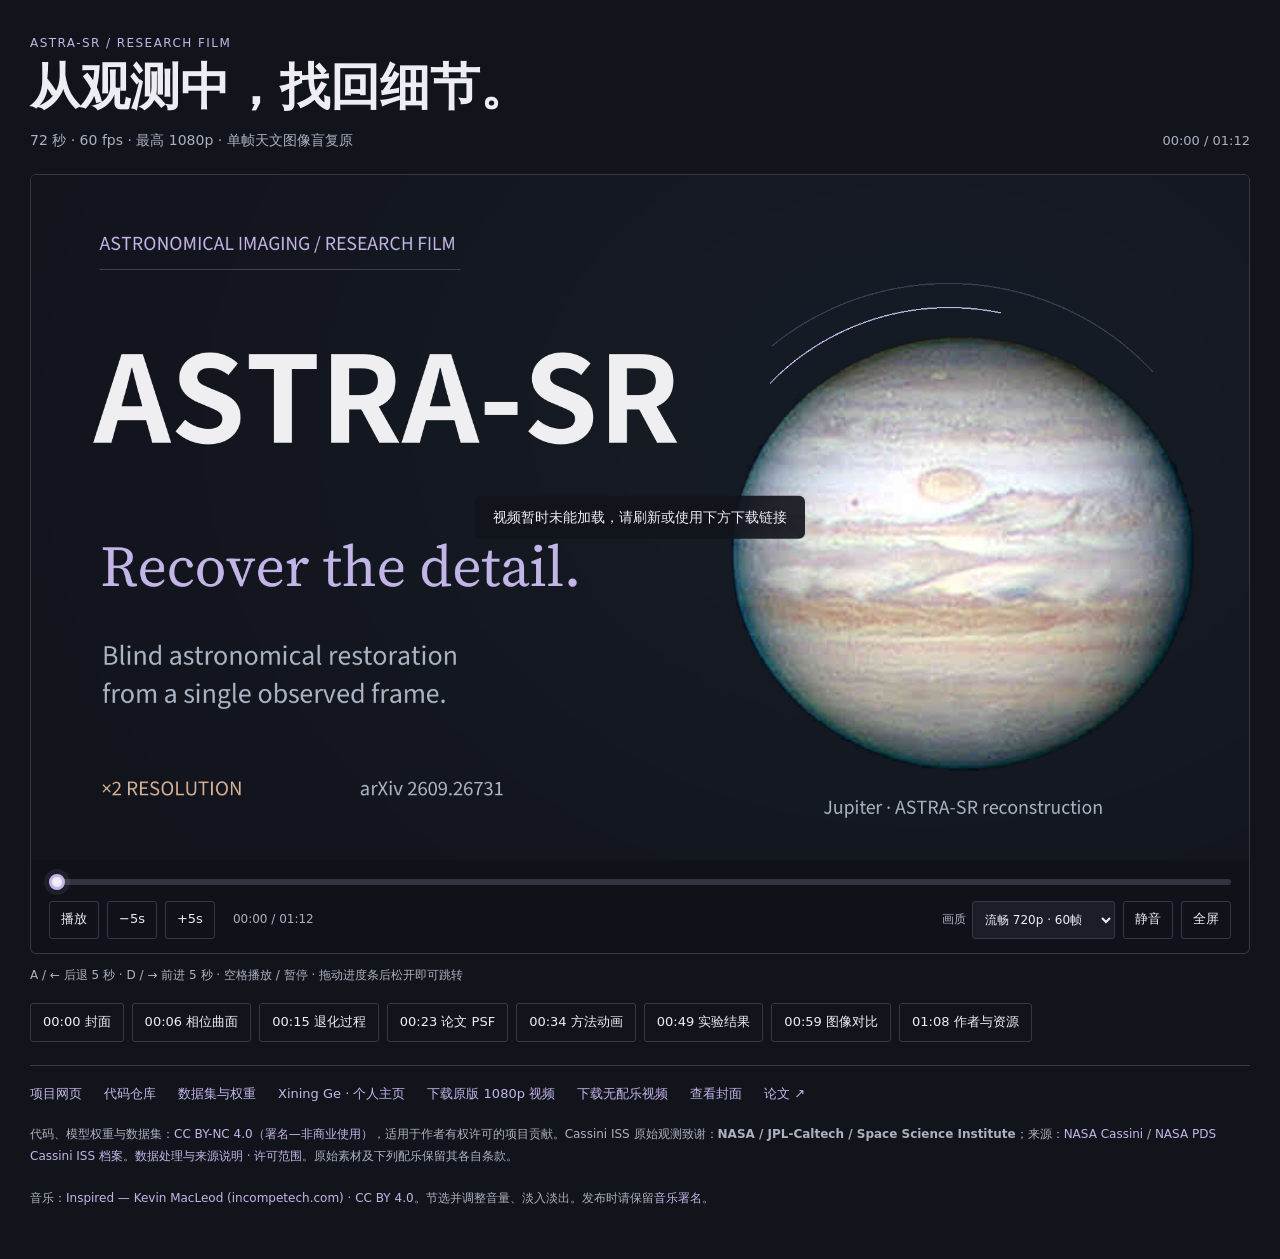
<file: ASTRA-SR/video/index.html>
<!doctype html>
<html lang="en"><head><meta charset="utf-8"><meta name="viewport" content="width=device-width,initial-scale=1"><title>ASTRA-SR — Continue</title><link rel="canonical" href="https://gexining.github.io/astra-sr/video/"><meta http-equiv="refresh" content="0;url=/astra-sr/video/"><script>location.replace("/astra-sr/video/" + location.search + location.hash);</script></head><body><a href="/astra-sr/video/">Continue to ASTRA-SR</a></body></html>
</file>
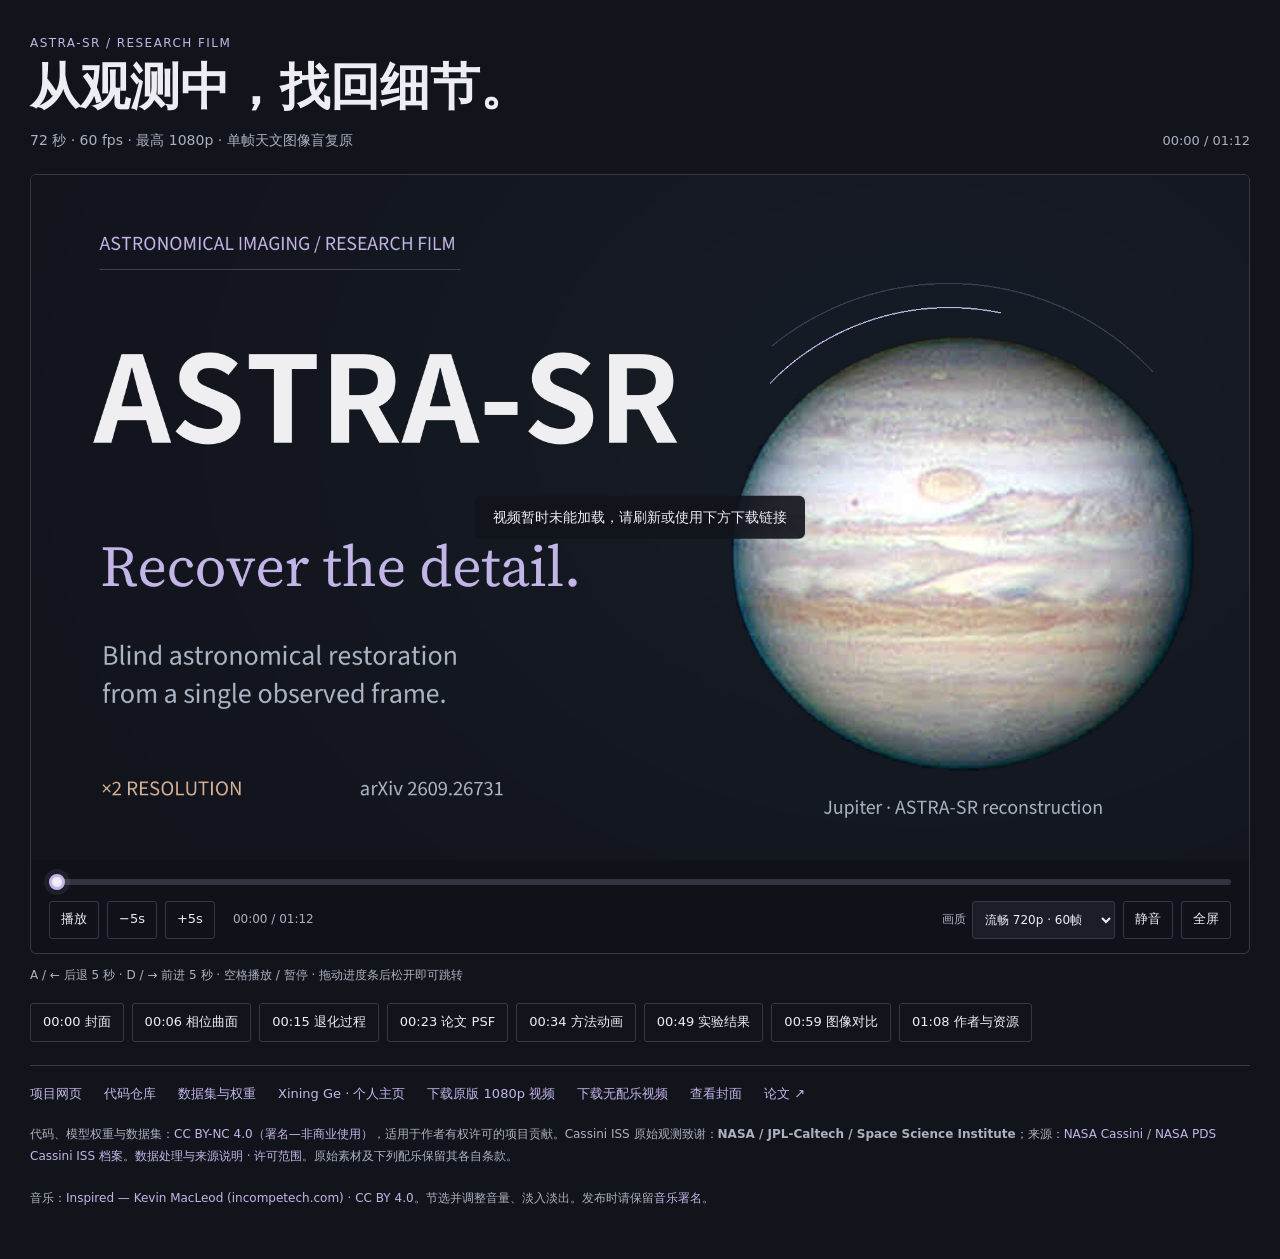
<file: astra-sr/video/index.html>
<!doctype html>
<html lang="zh-CN">
<head>
<meta charset="utf-8">
<meta name="viewport" content="width=device-width,initial-scale=1">
<title>ASTRA-SR | Research Film</title>
<meta name="description" content="ASTRA-SR: blind astronomical restoration from a single observed frame. A 72-second research film by Xining Ge, Ziteng Cui and Shuhong Liu.">
<meta name="theme-color" content="#12141c">
<link rel="canonical" href="https://gexining.github.io/astra-sr/video/">
<meta property="og:type" content="website">
<meta property="og:title" content="ASTRA-SR — Recover the detail.">
<meta property="og:description" content="Blind astronomical restoration from a single observed frame. Watch the 72-second research film.">
<meta property="og:url" content="https://gexining.github.io/astra-sr/video/">
<meta property="og:image" content="https://gexining.github.io/astra-sr/video/cover.png">
<meta property="og:image:width" content="1920">
<meta property="og:image:height" content="1080">
<meta name="twitter:card" content="summary_large_image">
<meta name="twitter:title" content="ASTRA-SR — Recover the detail.">
<meta name="twitter:image" content="https://gexining.github.io/astra-sr/video/cover.png">
<style>
:root{color-scheme:dark;--paper:#12141c;--ink:#eeedf3;--accent:#c3b5e8;--muted:#abb1c0;--line:#373847}
*{box-sizing:border-box}body{margin:0;background:var(--paper);color:var(--ink);font:16px/1.6 system-ui,"Microsoft YaHei",sans-serif}
main{max-width:1360px;margin:auto;padding:34px 30px 50px}header{display:flex;justify-content:space-between;gap:20px;align-items:end;margin-bottom:22px}h1{font-size:clamp(30px,4vw,50px);font-weight:650;line-height:1.2;margin:4px 0 12px}p{margin:0;color:var(--muted);font-size:14px}.version{font-size:12px;letter-spacing:.12em;color:var(--accent)}
video{display:block;width:100%;aspect-ratio:16/9;background:var(--paper);border:1px solid var(--line);border-radius:4px}.chapters{display:flex;flex-wrap:wrap;gap:8px;margin:18px 0}button,a{font:inherit}button{border:1px solid var(--line);background:transparent;color:var(--ink);border-radius:3px;padding:8px 12px;cursor:pointer;font-size:13px}button:hover{border-color:var(--accent);color:var(--accent)}.tools{display:flex;flex-wrap:wrap;gap:22px;align-items:center;margin-top:23px;padding-top:18px;border-top:1px solid var(--line);font-size:13px}a{color:var(--accent);text-decoration:none}a:hover{text-decoration:underline}label{cursor:pointer}.time{font-variant-numeric:tabular-nums;font-size:13px;color:var(--muted);white-space:nowrap}.credit{margin-top:20px;font-size:12px;line-height:1.8}a:focus-visible,button:focus-visible{outline:2px solid var(--accent);outline-offset:4px}
@media(max-width:600px){main{padding:22px 16px}header{display:block}.time{display:block;margin-top:12px}}
</style>
<link rel="stylesheet" href="player.css?v=20261008-2">
</head>
<body>
<main>
 <header><div><div class="version">ASTRA-SR / RESEARCH FILM</div><h1>从观测中，找回细节。</h1><p>72 秒 · 60 fps · 最高 1080p · 单帧天文图像盲复原</p></div><span class="time" id="time">00:00 / 01:12</span></header>
 <section class="player" id="player" aria-label="ASTRA-SR 视频播放器">
  <div class="screen">
   <video id="film" controls playsinline preload="auto" tabindex="0" aria-label="ASTRA-SR 研究视频" poster="cover.png" src="media/astra-sr-v6-720p60-web.mp4">你的浏览器不支持内嵌视频，可以<a href="media/astra-sr-v6.mp4">直接打开 MP4</a>。</video>
   <span id="play-status" class="play-status" role="status" aria-live="polite" hidden></span>
  </div>
  <div class="player-controls" id="player-controls" hidden>
   <div class="seek-row"><input id="seek" type="range" min="0" max="72" step="0.01" value="0" aria-label="视频进度" aria-valuetext="00:00 / 01:12"></div>
   <div class="control-row">
    <button id="play" type="button" aria-label="播放视频">播放</button>
    <button id="back" type="button" aria-label="后退 5 秒">−5s</button>
    <button id="forward" type="button" aria-label="前进 5 秒">+5s</button>
    <span class="time" id="elapsed">00:00 / 01:12</span>
    <label class="quality-label">画质 <select id="quality" aria-label="视频画质"><option value="720">流畅 720p · 60帧</option><option value="1080">高清 1080p · 60帧</option></select></label>
    <button id="mute" type="button" aria-pressed="false" aria-label="静音">静音</button>
    <button id="fullscreen" type="button">全屏</button>
   </div>
  </div>
 </section>
 <p class="keyboard-hint">A / ← 后退 5 秒 · D / → 前进 5 秒 · 空格播放 / 暂停 · 拖动进度条后松开即可跳转</p>
 <nav class="chapters" aria-label="视频章节">
  <button data-t="0">00:00 封面</button><button data-t="6">00:06 相位曲面</button><button data-t="15">00:15 退化过程</button><button data-t="23">00:23 论文 PSF</button><button data-t="34">00:34 方法动画</button><button data-t="49">00:49 实验结果</button><button data-t="59">00:59 图像对比</button><button data-t="68">01:08 作者与资源</button>
 </nav>
 <div class="tools"><a href="../">项目网页</a><a href="https://github.com/I2WM/ASTRA-SR">代码仓库</a><a href="https://huggingface.co/datasets/xiningning/astrasr_data">数据集与权重</a><a href="/">Xining Ge · 个人主页</a><a href="media/astra-sr-v6.mp4" download>下载原版 1080p 视频</a><a href="media/astra-sr-v6-silent.mp4" download>下载无配乐视频</a><a href="cover.png" target="_blank" rel="noopener">查看封面</a><a href="https://arxiv.org/abs/2609.26731v1" target="_blank" rel="noopener">论文 ↗</a></div>
 <p class="credit">代码、模型权重与数据集：<a href="https://creativecommons.org/licenses/by-nc/4.0/" rel="license">CC BY-NC 4.0（署名—非商业使用）</a>，适用于作者有权许可的项目贡献。Cassini ISS 原始观测致谢：<strong>NASA / JPL-Caltech / Space Science Institute</strong>；来源：<a href="https://science.nasa.gov/mission/cassini/">NASA Cassini</a> / <a href="https://pds-rings.seti.org/cassini/iss/">NASA PDS Cassini ISS 档案</a>。<a href="../DATA_SOURCES.md">数据处理与来源说明</a> · <a href="../LICENSE_SCOPE.md">许可范围</a>。原始素材及下列配乐保留其各自条款。</p>
 <p class="credit">音乐：<a href="https://incompetech.com/music/royalty-free/index.html?isrc=USUAN1600022" target="_blank" rel="noopener">Inspired — Kevin MacLeod (incompetech.com)</a> · <a href="https://creativecommons.org/licenses/by/4.0/" target="_blank" rel="noopener">CC BY 4.0</a>。节选并调整音量、淡入淡出。发布时请保留<a href="music-credits.txt">音乐署名</a>。</p>
</main>
<script src="player.js?v=20261008-2" defer></script>
</body>
</html>
</file>
<file: jemdoc.css>
﻿/* Default css file for jemdoc. */

/* Menu */

.menu {
	background-color: rgb(250,0,255);
	/* background-color: #224b8d;*/
    left: 0;
    top: 0;
    width: 100%;
	padding: 12px 0px;
	text-align: center;
	position: fixed;
	z-index: 100;
	width: 100%
}

.menu a {
	font-size: 110%;
	/*font-weight: bolder;*/
	padding: 0.25ex 1.5ex;
	color: rgb(240,240,240);
	text-decoration: none;
	transition: .2s;
}

.menu a:link {
	color: rgb(140,140,140);
	/*color: #9e9e9e;*/
}

.menu a:visited {
	color: rgb(140,140,240);
	/*color: #9e9e9e;*/
}

.menu a:hover, .menu a:active {
    color: rgb(160,160,160);
    /*color: #ffffff;*/
	text-decoration: none;
}

/* container */

.container {
	width: 980px;
	min-height: 1000px;
	max-height: 999999px; /* prevents font boosting */
	margin: 56px auto 20px; /* top right bottom left */
	box-shadow: 0 0 7px #122b6d; /*527bbd;*/
	text-align: left;
	background: #fff;
	padding: 14px 14px 14px 14px; /* top right bottom left */
	z-index: 1;
}

a.anchor {
	display: block; 
	position: relative; 
	top: -38px; 
	visibility: hidden;
}


/* From jemdoc */

table#tlayout {
    border: none;
    border-collapse: separate;
    background: white;
}

body {
	background: white;
	font-family: Arial, Times New Roman;
	padding-bottom: 8px;
	margin: 0;
}

#layout-menu {
	background: #f6f6f6;
	border: 1px solid #dddddd;
	padding-top: 0.5em;
	padding-left: 8px;
	padding-right: 8px;
	font-size: 1.0em;
	width: auto;
	white-space: nowrap;
    text-align: left;
    vertical-align: top;
}

#layout-menu td {
	background: #f4f4f4;
    vertical-align: top;
}

#layout-content {
	padding-top: 0.0em;
	padding-left: 1.0em;
	padding-right: 1.0em;
    border: none;
    background: white;
    text-align: left;
    vertical-align: top;
}

#layout-menu a {
	line-height: 1.5em;
	margin-left: 0.5em;
}

tt {
    background: #ffffdd;
}

pre, tt {
	font-size: 90%;
	font-family: monaco, monospace;
}

a, a > tt {
	color: rgb(0,0,255);
	text-decoration: none;
}

a.p1 {
	color: rgb(255 0 0);
	text-decoration: none;
}

a.p2 {
	color: rgb(0 255 0);
	text-decoration: none;
}

a:hover {
	border-bottom: 1px gray dotted;
}

#layout-menu a.current:link, #layout-menu a.current:visited {
	color: #022b6d;
	border-bottom: 1px gray solid;
}
#layout-menu a:link, #layout-menu a:visited, #layout-menu a:hover {
	/* color: #527bbd; */
	color: #022b8d;
	text-decoration: none;
}
#layout-menu a:hover {
	text-decoration: none;
}

div.menu-category {
	border-bottom: 1px solid gray;
	margin-top: 0.8em;
	padding-top: 0.2em;
	padding-bottom: 0.1em;
	font-weight: bold;
}

div.menu-item {
	padding-left: 16px;
	text-indent: -16px;
}

div#toptitle {
	padding-bottom: 0.2em;
	margin-bottom: 1.5em;
	border-bottom: 3px double gray;
}

/* Reduce space if we begin the page with a title. */
div#toptitle + h2, div#toptitle + h3 {
	margin-top: -0.7em;
}

div#subtitle {
	margin-top: 0.0em;
	margin-bottom: 0.0em;
	padding-top: 0em;
	padding-bottom: 0.1em;
}

em {
	font-style: italic;
}

strong {
	font-weight: bold;
}


h1, h2, h3 {
	/* color: #527bbd; */
	color: rgb(178 34 34);	
	margin-top: 0.7em;
	margin-bottom: 0.3em;
	padding-bottom: 0.2em;
	line-height: 1.0;
	padding-top: 0.5em;
	border-bottom: 1px solid #aaaaaa;
}

h1 {
	font-size: 165%;
}

h2 {
	padding-top: 0.8em;
	font-size: 125%;
}

h2 + h3 {
    padding-top: 0.2em;
}

h3 {
	font-size: 110%;
	border-bottom: none;
}

p {
	width: 100%;
	margin-top: 0.0em;
	margin-bottom: 0.8em;
	padding: 0;
	line-height: 1.3;	
}

pre {
	padding: 0;
	margin: 0;
}

div#footer {
	font-size: small;
	border-top: 1px solid #c0c0c0;
	padding-top: 0.1em;
	margin-top: 4.0em;
	color: #c0c0c0;
}

div#footer a {
	color: #80a0b0;
}

div#footer-text {
	float: left;
	padding-bottom: 8px;
}

ul, ol, dl {
	margin-top: 0.2em;
	padding-top: 0.2em;
	margin-bottom: 0.8em;
}

dt {
	margin-top: 0.5em;
	margin-bottom: 0;
}

dl {
	margin-left: 20px;
}

dd {
	color: #222222;
}

dd > *:first-child {
	margin-top: 0;
}

ul {
	list-style-position: outside;
	list-style-type: square;
}

p + ul, p + ol {
	margin-top: -0.5em;
}

li {
	margin: 0.3em
}

ol {
	list-style-position: outside;
	list-style-type: decimal;
}

li p, dd p {
	margin-bottom: 0.3em;
}


ol ol {
	list-style-type: lower-alpha;
}

ol ol ol {
	list-style-type: lower-roman;
}

p + div.codeblock {
	margin-top: -0.6em;
}

div.codeblock, div.infoblock {
	margin-right: 0%;
	margin-top: 1.2em;
	margin-bottom: 1.3em;
}

div.blocktitle {
	font-weight: bold;
	color: #cd7b62;
	margin-top: 1.2em;
	margin-bottom: 0.1em;
}

div.blockcontent {
	border: 1px solid silver;
	padding: 0.3em 0.5em;
}

div.infoblock > div.blockcontent {
	background: #ffffee;
}

div.blockcontent p + ul, div.blockcontent p + ol {
	margin-top: 0.4em;
}

div.infoblock p {
	margin-bottom: 0em;
}

div.infoblock li p, div.infoblock dd p {
	margin-bottom: 0.5em;
}

div.infoblock p + p {
	margin-top: 0.8em;
}

div.codeblock > div.blockcontent {
	background: #f6f6f6;
}

span.pycommand {
	color: #000070;
}

span.statement {
	color: #008800;
}
span.builtin {
	color: #000088;
}
span.special {
	color: #990000;
}
span.operator {
	color: #880000;
}
span.error {
	color: #aa0000;
}
span.comment, span.comment > *, span.string, span.string > * {
	color: #606060;
}

@media print {
	#layout-menu { display: none; }
}

#fwtitle {
	margin: 2px;
}

#fwtitle #toptitle {
	padding-left: 0.5em;
	margin-bottom: 0.5em;
}

#layout-content h1:first-child, #layout-content h2:first-child, #layout-content h3:first-child {
	margin-top: -0.7em;
}

div#toptitle h1, #layout-content div#toptitle h1 {
	margin-bottom: 0.0em;
	padding-bottom: 0.1em;
	padding-top: 0;
	margin-top: 0.5em;
	border-bottom: none;
}

img.eq {
	padding: 0;
	padding-left: 0.1em;
	padding-right: 0.1em;
	margin: 0;
}

img.eqwl {
	padding-left: 2em;
	padding-top: 0.6em;
	padding-bottom: 0.2em;
	margin: 0;
}

img.proj_thumb {
	width: 180px;
	border: 1px solid;
	border-color: #e0e0e0;
	padding: 1px;
}

table {
    border: 2px solid black;
    border-collapse: collapse;
}

td {
    padding: 2px;
    padding-left: 0.5em;
    padding-right: 0.5em;
    text-align: center;
    border: 1px solid gray;
}

table + table {
    margin-top: 1em;
}

tr.heading {
    font-weight: bold;
    border-bottom: 2px solid black;
}

img {
    border: none;
}

table.imgtable, table.imgtable td {
    border: none;
    text-align: left;
}

table.imgtable {
    position: relative; 
}

/* Publication */
p.pub_title {
	font-size: 16px;
	font-weight: bold;
	margin-bottom: 4px;
}

p.pub_author{
	font-size: 14px	
}

p.pub_link{
	font-size: 14px	
}

/* 按钮的基本样式 */
.theme-btn {
position: fixed;
top: 20px;
right: 20px;
padding: 8px 12px;
cursor: pointer;
border-radius: 5px;
border: 1px solid #ccc;
background-color: #f9f9f9;
color: #333;
font-weight: bold;
z-index: 1000;
transition: all 0.3s ease;
}

/* 黑夜模式的全局样式 */
body.dark-mode {
background-color: #1a1a1a;
color: #e0e0e0;
}

/* 调整黑夜模式下的链接颜色，浅蓝色更清晰 */
body.dark-mode a {
color: #66b2ff; 
}

/* 覆盖你原本写死的 Black 字体颜色 */
body.dark-mode font[style*="color:Black"] {
color: #e0e0e0 !important;
}

/* 如果 container 或表格有白底，也需要将其变暗 */
body.dark-mode #container, 
body.dark-mode .container {
background-color: #1a1a1a;
}

/* 调整黑夜模式下按钮的样式 */
body.dark-mode .theme-btn {
background-color: #333;
color: #f9f9f9;
border-color: #555;
}

.table-wrapper {
    position: relative;
    width: 100%;
}
/* 修改后的按钮样式 */
.theme-btn {
    position: absolute; /* 这里是关键，把 fixed 改成 absolute */
    top: 15px;          /* 距离表格顶部 15px */
    right: 15px;        /* 距离表格右侧 15px */
    padding: 8px 12px;
    cursor: pointer;
    border-radius: 5px;
    border: 1px solid #ccc;
    background-color: #f9f9f9;
    color: #333;
    font-weight: bold;
    z-index: 1000;
    transition: all 0.3s ease;
}
</file>
<file: astra-sr/site.css>
/* ASTRA-SR project page — Swiss / International Typographic Style:
   strict grid, flush-left sans typography, hairline rules, single accent.
   Night-sky palette kept for the astronomy subject. */
:root{
  --bg:#0b0d11;
  --bg2:#0e1218;
  --panel:#10141b;
  --ink:#eceff2;
  --muted:#9aa4af;
  --faint:#6e7883;
  --amber:#e2a15e;
  --ice:#8fb7e8;
  --line:rgba(236,239,242,.15);
  --line-soft:rgba(236,239,242,.08);
  --sans:"Helvetica Neue",Helvetica,Arial,system-ui,-apple-system,"Segoe UI",sans-serif;
  --mono:ui-monospace,SFMono-Regular,Menlo,Consolas,monospace;
}
*{box-sizing:border-box}
html{scroll-behavior:smooth;scroll-padding-top:72px}
body{margin:0;background:var(--bg);color:var(--ink);font:15px/1.65 var(--sans);
  font-variant-numeric:lining-nums tabular-nums;text-align:left}

/* ---- cover side (moon in header) ---- */
.cover-side{margin:0;position:relative;flex:1;min-height:0;display:flex;flex-direction:column}
.cover-side img{flex:1;min-height:0;display:block;width:100%;object-fit:cover;border:1px solid var(--line-soft);
  animation:coverDrift 24s ease-in-out infinite alternate}
.cover-side figcaption{font-size:10px;letter-spacing:.12em;text-transform:uppercase;color:var(--faint);font-weight:600;margin-top:8px}
.meta-strip{display:grid;grid-template-columns:repeat(5,minmax(0,1fr));gap:0;margin-top:40px}
.meta-strip li{grid-template-columns:1fr;padding:10px 16px 10px 0;border-top:1px solid var(--line-soft);border-bottom:1px solid var(--line-soft)}
.meta-strip li + li{padding-left:16px;border-left:1px solid var(--line-soft)}
@keyframes coverDrift{from{transform:scale(1.06) translate(0,0)}to{transform:scale(1.08) translate(-14px,6px)}}

/* cursor spotlight */
.spotlight{position:fixed;inset:0;z-index:-1;pointer-events:none;
  background:radial-gradient(420px circle at var(--mx,50%) var(--my,20%), rgba(226,161,94,.06), transparent 58%)}

/* ---- global motion ---- */
@keyframes twinkle{0%,100%{opacity:.42}50%{opacity:.72}}
.space-stars{animation:twinkle 6.5s ease-in-out infinite}
.space-stars.far{animation:twinkle 9s ease-in-out 1.2s infinite}

@keyframes riseIn{from{opacity:0;transform:translateY(18px)}to{opacity:1;transform:translateY(0)}}
.reveal{opacity:0;transform:translateY(18px);transition:opacity .55s ease,transform .55s ease}
.reveal.visible{opacity:1;transform:translateY(0)}

.figure-card,.split-chip,.scene-cell,.metric-table tbody tr{transition:transform .22s ease,box-shadow .22s ease,border-color .22s ease}
.figure-card:hover,.split-chip:hover{transform:translateY(-3px);box-shadow:0 8px 18px rgba(0,0,0,.35)}
.scene-cell:hover{transform:translateY(-3px);box-shadow:0 8px 18px rgba(0,0,0,.4)}
.metric-table tbody tr:hover{background:rgba(236,239,242,.03)}

/* ---- night-sky background, kept quiet ---- */
.space-base{position:fixed;inset:0;z-index:-3;pointer-events:none;
  background:
    radial-gradient(1000px 560px at 85% -6%, rgba(52,70,128,.20), transparent 60%),
    radial-gradient(760px 480px at 6% 2%, rgba(34,48,104,.16), transparent 58%),
    linear-gradient(180deg,#0d1017 0%, #0a0c10 40%, #080a0d 100%);}
.space-stars{position:fixed;inset:0;z-index:-2;pointer-events:none;opacity:.5;
  background:
    radial-gradient(1px 1px at 22px 38px, rgba(255,255,255,.7), transparent 60%),
    radial-gradient(1px 1px at 74px 96px, rgba(214,226,255,.6), transparent 60%),
    radial-gradient(1.3px 1.3px at 208px 158px, rgba(255,255,255,.75), transparent 60%),
    radial-gradient(1px 1px at 283px 61px, rgba(196,214,248,.5), transparent 60%),
    radial-gradient(1px 1px at 331px 240px, rgba(255,255,255,.5), transparent 60%),
    radial-gradient(1px 1px at 49px 301px, rgba(255,255,255,.45), transparent 60%);
  background-size:360px 360px;}

a{color:var(--ice);text-decoration:none}
a:hover{text-decoration:underline}
button{font:inherit;color:inherit;cursor:pointer}
a:focus-visible,button:focus-visible{outline:2px solid var(--amber);outline-offset:4px}
button,a{-webkit-tap-highlight-color:transparent}
h1,h2,h3,h4,p,figure,dl,dd{margin:0}
code{font-family:var(--mono);font-size:.88em;color:#c8d2e0}
.wide{max-width:1180px;margin-inline:auto;padding-inline:28px}
.text-section{max-width:760px;margin-inline:auto;padding-inline:28px}
.icon-defs{position:absolute;width:0;height:0;overflow:hidden}
.icon{width:15px;height:15px;fill:none;stroke:currentColor;stroke-width:1.7;stroke-linecap:round;stroke-linejoin:round;flex-shrink:0}
.sr-only{position:absolute;width:1px;height:1px;overflow:hidden;clip:rect(0,0,0,0);white-space:nowrap}
.skip-link{position:absolute;top:-80px;left:16px;padding:10px;background:var(--panel);z-index:20}
.skip-link:focus{top:8px}

/* ---- typographic system ---- */
.kicker{font-size:11px;letter-spacing:.24em;text-transform:uppercase;color:var(--faint);font-weight:600}
.sec{display:flex;align-items:baseline;gap:16px;font-size:26px;font-weight:700;letter-spacing:-.025em;line-height:1.15;margin-bottom:22px}
.sec::before{content:attr(data-num);font-size:12px;font-weight:600;letter-spacing:.18em;color:var(--amber)}

/* ---- nav ---- */
.project-nav{position:sticky;top:0;z-index:7;border-bottom:1px solid var(--line-soft);background:rgba(11,13,17,.9);backdrop-filter:blur(10px)}
.project-nav-inner{max-width:1180px;min-height:56px;margin:auto;padding-inline:28px;display:flex;justify-content:space-between;align-items:center;gap:20px}
.project-nav-title{font-size:13px;font-weight:700;letter-spacing:.14em;color:var(--ink);text-transform:uppercase}
.project-nav-title b{color:var(--amber);font-weight:700}
.project-tabs{display:flex;gap:22px}
.project-tabs a{font-size:11px;letter-spacing:.12em;text-transform:uppercase;color:var(--muted);padding:4px 0;border-bottom:2px solid transparent;transition:color .18s,border-color .18s}
.project-tabs a.nav-on{color:var(--amber);border-color:var(--amber)}
.project-tabs a:hover{color:var(--ink);text-decoration:none;border-color:var(--amber)}
.project-nav .brand-note{display:inline-block;width:7px;height:7px;background:var(--amber);margin-right:10px;vertical-align:1px}

/* ---- header ---- */
.paper-header{padding:56px 28px 40px;border-bottom:1px solid var(--line-soft)}
.masthead{display:flex;justify-content:space-between;align-items:baseline;gap:18px;margin-bottom:44px}
.wordmark{font-size:15px;font-weight:700;letter-spacing:.22em;text-transform:uppercase}
.wordmark em{font-style:normal;color:var(--amber)}
.mast-note{font-size:11px;letter-spacing:.18em;text-transform:uppercase;color:var(--faint)}
.title-grid{display:grid;grid-template-columns:minmax(0,7fr) minmax(0,4fr);gap:48px;align-items:stretch}
.paper-header h1{font-size:clamp(38px,4.6vw,64px);font-weight:700;letter-spacing:-.032em;line-height:1.04}
.paper-header h1 span{display:block;margin-top:.5em;font-size:.34em;font-weight:700;letter-spacing:-.018em;line-height:1.32;color:var(--muted)}
.right-col{display:flex;flex-direction:column;gap:20px;height:100%;min-height:0}
.right-col .meta-rows{flex-shrink:0}
.lede{margin-top:26px;max-width:52ch;font-size:14px;line-height:1.75;color:var(--muted)}
.meta-rows{list-style:none;padding:0;margin:0}
.meta-rows li{display:grid;grid-template-columns:72px 1fr;gap:14px;padding:8px 0;border-top:1px solid var(--line-soft);font-size:12px}
.meta-rows li:last-child{border-bottom:1px solid var(--line-soft)}
.meta-rows .k{color:var(--faint);font-size:10px;letter-spacing:.16em;text-transform:uppercase;font-weight:600;padding-top:2px}
.meta-rows .v{color:var(--ink)}
.meta-rows .v span{display:block}
.meta-rows .v em{font-style:normal;color:var(--faint);font-size:12px}
.resource-links{display:flex;flex-wrap:wrap;gap:8px;margin-top:32px}
.resource{display:inline-flex;align-items:center;gap:8px;border:1px solid var(--line);padding:9px 14px;
  font-size:10px;font-weight:600;letter-spacing:.14em;text-transform:uppercase;color:var(--ink);background:transparent;transition:background .12s,color .12s}
.resource:hover{background:var(--ink);color:#0b0d11;text-decoration:none}
.resource[aria-disabled="true"]{color:var(--faint);border-color:var(--line-soft);cursor:default}
.resource[aria-disabled="true"]:hover{background:transparent;color:var(--faint)}
.soon{font-size:9px;letter-spacing:.1em;color:var(--faint)}

/* ---- teaser ---- */
.teaser{padding-top:44px}
.compare{transition:transform .18s ease, box-shadow .18s ease}
.compare:hover{box-shadow:0 12px 32px rgba(0,0,0,.5)}
.teaser-grid{display:grid;grid-template-columns:1fr 1fr;gap:24px}
.compare{position:relative;aspect-ratio:1;overflow:hidden;background:#0a0e18;border:1px solid var(--line-soft);isolation:isolate;cursor:ew-resize;touch-action:none}
.compare img{position:absolute;inset:0;width:100%;height:100%;object-fit:cover;display:block;pointer-events:none}
.compare .before-clip{position:absolute;inset:0;overflow:hidden;width:50%;z-index:1}
.compare .before-clip img{width:auto;height:100%;max-width:none}
.compare .gutter{position:absolute;top:0;bottom:0;left:50%;width:2px;margin-left:-1px;background:var(--amber);z-index:2}
.compare .knob{position:absolute;top:50%;left:50%;transform:translate(-50%,-50%);z-index:2;width:30px;height:30px;display:grid;place-items:center;
  background:rgba(11,13,17,.8);border:1px solid var(--amber);color:var(--amber);font-size:11px;letter-spacing:-1px}
.compare .tag{position:absolute;bottom:8px;z-index:2;font-size:9px;letter-spacing:.14em;text-transform:uppercase;font-weight:600;
  padding:4px 7px;background:rgba(11,13,17,.75);color:#cfd6de}
.compare .tag.left{left:8px}.compare .tag.right{right:8px}
.compare input[type="range"]{position:absolute;inset:0;width:100%;height:100%;opacity:0;margin:0;cursor:ew-resize;z-index:3}
.teaser-fig figcaption{font-size:11px;color:var(--faint);margin-top:8px;line-height:1.55}
.teaser-under{display:flex;justify-content:space-between;align-items:flex-end;gap:24px;margin-top:16px;padding-bottom:20px;border-bottom:1px solid var(--line-soft)}
.teaser-under p{max-width:64ch;font-size:13px;line-height:1.7;color:var(--muted)}
.teaser-under button{font-size:10px;letter-spacing:.14em;text-transform:uppercase;font-weight:600;border:1px solid var(--line);padding:7px 12px;background:transparent;color:var(--muted);white-space:nowrap}
.teaser-under button:hover{color:var(--ink);border-color:var(--ink)}

/* ---- abstract ---- */
#abstract{margin-top:56px}
#abstract h2.sec{margin-bottom:16px}
#abstract p{margin-top:14px;font-size:14px;line-height:1.85;color:#c7cdd6}
.opening-quote{font-size:15px!important;color:var(--muted);border-left:2px solid var(--amber);padding-left:18px}
.math{white-space:nowrap;font-style:italic}
var{font-style:italic}

/* ---- generic section hairlines ---- */
.rule{max-width:1180px;margin:72px auto 0;padding-inline:28px}
.rule hr{border:none;border-top:1px solid var(--line-soft)}

/* ---- results ---- */
.results-section,.dataset-section,.ablation-section{margin-top:56px}
.section-heading{display:flex;align-items:baseline;justify-content:space-between;gap:18px}
.section-heading .sec{margin-bottom:14px}
.quiet-link{font-size:11px;letter-spacing:.1em;text-transform:uppercase;color:var(--faint);white-space:nowrap}
.quiet-link:hover{color:var(--ink);text-decoration:none}
.section-intro{font-size:13px;color:var(--muted);margin-bottom:22px;max-width:70ch}
.metrics-wrap{display:grid;grid-template-columns:1fr;gap:26px;max-width:640px}
.table-scroll{overflow-x:auto;min-width:0;max-width:100%}
.metric-table{width:100%;border-collapse:collapse;font-size:13px;min-width:380px}
.metric-table th,.metric-table td{padding:11px 12px;text-align:right;border-bottom:1px solid var(--line-soft);white-space:nowrap}
.metric-table th:first-child,.metric-table td:first-child{text-align:left;white-space:normal}
.metric-table thead th{font-size:10px;letter-spacing:.16em;text-transform:uppercase;color:var(--faint);font-weight:600;border-bottom:1px solid var(--line)}
.metric-table tbody tr:last-child td{border-bottom:none}
.metric-table .ours td{background:rgba(226,161,94,.07);color:#f0dcc2;box-shadow:inset 2px 0 0 var(--amber)}
.metric-table .ours td:first-child{color:var(--amber);font-weight:600}
.metric-table .delta td{font-size:11px;color:var(--faint);border-bottom:none}

/* ---- scene strips ---- */
.scene-strip{margin-top:34px}
.scene-head{display:grid;grid-template-columns:1fr repeat(3,minmax(0,1fr));gap:14px;align-items:baseline;margin-bottom:10px}
.scene-head.two{grid-template-columns:1fr repeat(2,minmax(0,1fr))}
.scene-name{font-size:16px;font-weight:700;letter-spacing:-.015em}
.scene-note{font-size:10px;letter-spacing:.14em;text-transform:uppercase;color:var(--faint);font-weight:600}
.scene-methods{display:grid;grid-template-columns:repeat(3,minmax(0,1fr));gap:14px}
.scene-methods.two{grid-template-columns:repeat(2,minmax(0,1fr))}
.scene-cell{margin:0;display:grid;gap:8px;background:var(--panel);border:1px solid var(--line-soft);padding:10px}
.scene-cell.ours{border-color:rgba(226,161,94,.6)}
.scene-cell figcaption{order:-1;font-size:10px;letter-spacing:.14em;text-transform:uppercase;color:var(--faint);font-weight:600}
.scene-cell.ours figcaption{color:var(--amber)}
.scene-main{position:relative;aspect-ratio:1}
.scene-main img{display:block;width:100%;height:100%;object-fit:cover}
.roi{position:absolute;border:2px solid;pointer-events:none;z-index:2}
.roi.teal{border-color:#159B90}
.roi.purple{border-color:#9862C5}
.scene-zooms{display:flex;gap:6px}
.scene-zooms img{flex:1;min-width:0;aspect-ratio:1;object-fit:cover;image-rendering:pixelated;border:1px solid var(--line-soft)}
.scene-cap{font-size:11px;color:var(--faint);line-height:1.65;margin-top:18px;max-width:76ch}
.qual-stack{display:grid;gap:8px}

/* ---- compact qualitative viewer ---- */
.qual-viewer{margin-top:22px;background:var(--panel);border:1px solid var(--line-soft);padding:18px}
.qv-tabs-row{display:flex;align-items:center;gap:14px;padding:6px 0}
.qv-tabs-row + .qv-tabs-row{border-top:1px solid var(--line-soft)}
.qv-label{width:56px;flex-shrink:0;font-size:10px;letter-spacing:.16em;text-transform:uppercase;color:var(--faint);font-weight:600}
.qv-tabs{display:flex;flex-wrap:wrap;gap:6px}
.qv-tab{font-size:11px;font-weight:600;letter-spacing:.06em;padding:7px 13px;border:1px solid var(--line);background:transparent;color:var(--muted);transition:border-color .12s,color .12s,background .12s}
.qv-tab:hover{border-color:var(--ice);color:var(--ice)}
.qv-tab[aria-selected="true"]{background:var(--ink);color:#0b0d11;border-color:var(--ink)}
.qv-tab.ours[aria-selected="true"]{background:var(--amber);border-color:var(--amber);color:#0b0d11}
.qv-stage{display:grid;grid-template-columns:minmax(0,3.2fr) minmax(0,1fr);gap:16px;margin-top:18px}
.qv-main{aspect-ratio:1}
.qv-main img{display:block;width:100%;height:100%;object-fit:cover}
.qv-side{display:grid;gap:10px;align-content:start}
.qv-zoom{background:var(--panel);border:1px solid var(--line-soft);padding:6px;transition:transform .22s ease, box-shadow .22s ease, border-color .22s ease}
.qv-zoom:hover{transform:translateY(-4px);box-shadow:0 10px 24px rgba(0,0,0,.45);border-color:rgba(157,191,238,.4)}
.qv-zoom{margin:0}
.qv-zoom img{display:block;width:100%;aspect-ratio:1;object-fit:cover;image-rendering:pixelated;border:1px solid var(--line-soft)}
.qv-zoom figcaption{font-size:9px;letter-spacing:.16em;text-transform:uppercase;color:var(--faint);font-weight:600;margin-top:5px}
.qv-meta{font-size:11px;line-height:1.6;color:var(--muted);margin-top:4px}

/* ---- method ---- */
.method-section{margin-top:64px;padding:52px 0 46px;background:var(--bg2);border-block:1px solid var(--line-soft)}
.method-section .sec{margin-bottom:14px}
.method-section .text-section p{font-size:14px;line-height:1.8;color:#c7cdd6}
.method-figure{margin-top:32px}
.method-figure>a{display:block;background:#fff;padding:22px 16px}
.method-figure img{display:block;width:100%;height:auto}
.method-figure figcaption{color:var(--faint);font-size:11px;line-height:1.65;margin-top:12px;max-width:880px}
.degrade-strip{margin-top:36px}
.degrade-row{display:grid;grid-template-columns:1fr auto 1fr auto 1fr auto 1fr;gap:12px;align-items:center}
.degrade-arrow{color:var(--amber);font-size:15px;text-align:center}
.degrade-item{margin:0}
.degrade-item img{display:block;width:100%;height:auto;border:1px solid var(--line-soft);background:#0d132b}
.degrade-item figcaption{font-size:10px;letter-spacing:.1em;text-transform:uppercase;color:var(--muted);margin-top:7px;font-weight:600}
.degrade-item figcaption span{display:block;font-size:10px;color:var(--faint);text-transform:none;letter-spacing:0;font-weight:400;margin-top:2px}
.strip-caption{color:var(--faint);font-size:11px;line-height:1.65;margin-top:12px;max-width:700px}
.method-steps{display:grid;grid-template-columns:repeat(3,minmax(0,1fr));gap:30px;list-style:none;padding:0;margin-top:38px}
.method-steps li{border-top:2px solid var(--line);padding-top:12px}
.method-steps li.hot{border-top-color:var(--amber)}
.step-number{font-size:12px;color:var(--amber);letter-spacing:.16em;font-weight:600}
.method-steps h3{font-size:13px;font-weight:700;margin:8px 0 6px}
.method-steps p{font-size:12px;color:var(--muted);line-height:1.7}

/* ---- paper figures ---- */
.figure-card{background:#fff;padding:16px 14px}
.figure-card img{display:block;width:100%;height:auto}
.figure-card figcaption{color:#5c6670;font-size:11px;line-height:1.65;margin-top:10px}
.ablation-mini{margin-top:22px}
.ablation-mini img{display:block;width:100%;height:auto;border:1px solid var(--line-soft);background:#fff}
.ablation-mini figcaption{color:var(--faint);font-size:11px;line-height:1.65;margin-top:10px;max-width:900px}

/* ---- dataset ---- */
.dataset-grid{display:grid;grid-template-columns:minmax(0,1fr) minmax(0,380px);gap:32px;align-items:start}
.dataset-grid .facts p{font-size:13px;color:var(--muted);line-height:1.75;margin-top:12px}
.dataset-grid .facts p:first-child{margin-top:0}
.split-inline{display:flex;flex-wrap:wrap;gap:8px;margin-top:18px}
.split-chip{border:1px solid var(--line-soft);padding:10px 14px;font-size:11px;color:var(--muted)}
.split-chip b{display:block;font-size:17px;color:var(--ink);font-weight:700}
.split-chip b em{font-style:normal;color:var(--amber);font-size:10px;font-weight:600;margin-left:6px;letter-spacing:.1em;text-transform:uppercase}
.psf-field-figure{margin-top:32px;background:#fff;padding:16px 14px}
.psf-field-figure img{display:block;width:100%;height:auto}
.psf-field-figure figcaption{color:#5c6670;font-size:11px;line-height:1.65;margin-top:10px;max-width:900px}
.psf-field-figure>a{display:block}

/* ---- psf tiles ---- */
.psf-block{display:grid;gap:8px}
.psf-row{display:grid;grid-template-columns:auto repeat(3,minmax(0,1fr));gap:8px;align-items:center}
.psf-rlab{font-size:10px;font-weight:700;letter-spacing:.06em;color:var(--muted);writing-mode:vertical-lr;transform:rotate(180deg)}
.psf-tile{margin:0}
.psf-tile img{display:block;width:100%;aspect-ratio:1;object-fit:cover;border:1px solid var(--line-soft)}
.psf-clabs{display:grid;grid-template-columns:auto repeat(3,minmax(0,1fr));gap:8px;font-size:10px;font-weight:700;letter-spacing:.06em;color:var(--muted);text-align:center}
.psf-clabs span:first-child{visibility:hidden}
.psf-cap{font-size:11px;color:var(--faint);margin-top:2px;line-height:1.5}

/* ---- ablation two-col ---- */
.ablation-two-col{display:grid;grid-template-columns:minmax(0,3fr) minmax(0,2fr);gap:26px;align-items:start;margin-top:6px}
.abl-fig{max-width:520px}
.abl-fig{margin:0;max-width:460px}
.abl-fig img{display:block;width:100%;height:auto;border:1px solid var(--line-soft)}
.abl-fig figcaption{font-size:11px;color:var(--faint);line-height:1.6;margin-top:8px}

/* ---- ablation table ---- */
.ablation-table-wrap{margin-top:0;max-width:none;min-width:0}
.metrics-wrap .table-scroll,.ablation-two-col .table-scroll{min-width:0}
.ablation-table td:first-child{color:var(--faint);font-size:12px}
.ablation-table td[rowspan]{vertical-align:top;border-bottom:1px solid var(--line-soft)}
.abl-cap{font-size:11px;color:var(--faint);line-height:1.65;margin-top:10px}

/* ---- bibtex ---- */
.citation-section{margin-top:56px;margin-bottom:56px}
.citation-section pre{margin-top:8px;background:#0e1218;border:1px solid var(--line-soft);padding:20px 22px;overflow-x:auto;font-size:12px;line-height:1.8;tab-size:2;color:#c6cfda}
.citation-section code{font-family:var(--mono)}
.copy-button{display:inline-flex;align-items:center;gap:7px;background:transparent;border:1px solid var(--line);padding:6px 10px;font-size:10px;letter-spacing:.14em;text-transform:uppercase;font-weight:600;color:var(--muted)}
.copy-button:hover{color:var(--ink);border-color:var(--ink)}

/* ---- footer ---- */
.page-footer{margin-top:56px;padding:26px 28px 34px;border-top:1px solid var(--line-soft);font-size:12px;line-height:1.75;color:var(--faint)}
.page-footer p+p{margin-top:8px}
.footer-dot{padding:0 12px}

/* ---- responsive ---- */
@media(max-width:960px){
  .title-grid{grid-template-columns:1fr;gap:30px}
  .right-col{height:auto}
  .cover-side{max-width:380px}
  .cover-side img{aspect-ratio:4/3}
  .meta-strip{grid-template-columns:1fr 1fr}
  .meta-strip li + li{border-left:none;padding-left:0}
  .dataset-grid{grid-template-columns:1fr}
  .ablation-two-col{grid-template-columns:1fr}
  .abl-fig{max-width:520px}
}
@media(max-width:760px){
  .wide,.text-section{padding-inline:18px}
  .meta-rows .v{word-break:break-word}
  .cover-side figcaption{letter-spacing:.08em}
  .project-nav-inner{padding-inline:18px}.project-tabs{gap:14px;overflow-x:auto;max-width:60vw;scrollbar-width:none}
  .project-tabs::-webkit-scrollbar{display:none}
  .project-tabs a{font-size:10px}
  .paper-header{padding:38px 18px 30px}
  .masthead{margin-bottom:28px;flex-direction:column;gap:6px}
  .paper-header h1{font-size:36px}
  .sec{font-size:22px;gap:12px}
  .teaser-grid{grid-template-columns:1fr;gap:20px}
  .teaser-under{flex-direction:column;align-items:flex-start;gap:12px}
  #abstract{margin-top:40px}
  .results-section,.dataset-section,.ablation-section{margin-top:44px}
  .scene-head{grid-template-columns:1fr;gap:2px}
  .scene-methods{grid-template-columns:1fr}
  .scene-methods.two{grid-template-columns:1fr}
  .qv-stage{grid-template-columns:1fr}
  .qv-side{grid-template-columns:1fr 1fr 1fr}
  .qv-zoom figcaption{text-align:center}
  .qv-meta{margin-top:12px}
  .method-section{margin-top:48px;padding:40px 0 36px}
  .method-figure>a{padding:8px 4px}
  .degrade-row{grid-template-columns:1fr 1fr;gap:12px}.degrade-arrow{display:none}
  .method-steps{grid-template-columns:1fr;gap:16px}
  .psf-field-figure{padding:10px 6px}
  .rule{margin-top:48px}
  .citation-section pre{font-size:10px;padding:16px}
  .page-footer{margin-top:44px;padding-inline:18px}
}
@media(prefers-reduced-motion:reduce){html{scroll-behavior:auto}*,*::before,*::after{transition:none!important}}
</file>
<file: astra-sr/video/player.css>
.player{border:1px solid var(--line);border-radius:6px;overflow:hidden;background:#10121a}
.screen{position:relative;min-height:0}.player video{border:0;border-radius:0;object-fit:contain;cursor:pointer}
.play-status{position:absolute;left:50%;top:50%;transform:translate(-50%,-50%);padding:10px 18px;border-radius:6px;background:#12141ce8;color:var(--ink);font-size:14px;pointer-events:none;max-width:90%;text-align:center}
.play-status[hidden],.player-controls[hidden]{display:none}
.player-controls{padding:3px 18px 14px}.seek-row{display:flex;align-items:center;height:38px}
#seek{--played:0%;--buffered:0%;appearance:none;-webkit-appearance:none;width:100%;height:6px;margin:0;border-radius:4px;cursor:pointer;touch-action:none;background:linear-gradient(to right,var(--accent) 0 var(--played),#676474 var(--played) var(--buffered),#333440 var(--buffered) 100%)}
#seek::-webkit-slider-thumb{-webkit-appearance:none;width:16px;height:16px;border-radius:50%;background:var(--ink);border:3px solid var(--accent);box-shadow:0 0 0 5px #c3b5e815}
#seek::-moz-range-thumb{width:12px;height:12px;border-radius:50%;background:var(--ink);border:3px solid var(--accent)}
#seek:focus-visible{outline:2px solid var(--accent);outline-offset:8px}
.control-row{display:flex;align-items:center;flex-wrap:wrap;gap:8px}.control-row button{min-height:38px;padding:6px 11px;line-height:1.3}.control-row .time{margin:0 10px;min-width:96px;font-size:12px}
.quality-label{margin-left:auto;display:flex;align-items:center;gap:6px;font-size:12px;color:var(--muted)}
select{border:1px solid var(--line);border-radius:3px;background:#1b1d28;color:var(--ink);padding:8px;font:inherit;min-height:38px;max-width:100%}
select:focus-visible{outline:2px solid var(--accent);outline-offset:3px}.keyboard-hint{font-size:12px;margin-top:12px;color:var(--muted)}
.player:fullscreen{display:flex;flex-direction:column;justify-content:center;width:100%;height:100%;border:0;border-radius:0;background:#10121a}
.player:fullscreen .screen{flex:1;display:flex;align-items:center;justify-content:center}.player:fullscreen video{width:100%;height:100%;max-height:calc(100dvh - 108px);aspect-ratio:auto}
.player:fullscreen .player-controls{flex-shrink:0;width:100%;max-width:1600px;align-self:center}
@media(max-width:600px){.player-controls{padding:3px 10px 10px}.control-row{gap:6px}.control-row .time{margin:0 0 0 auto}.quality-label{margin-left:0}.keyboard-hint{line-height:1.8}.control-row button{min-height:40px}.player:fullscreen video{max-height:calc(100dvh - 152px)}}
</file>
